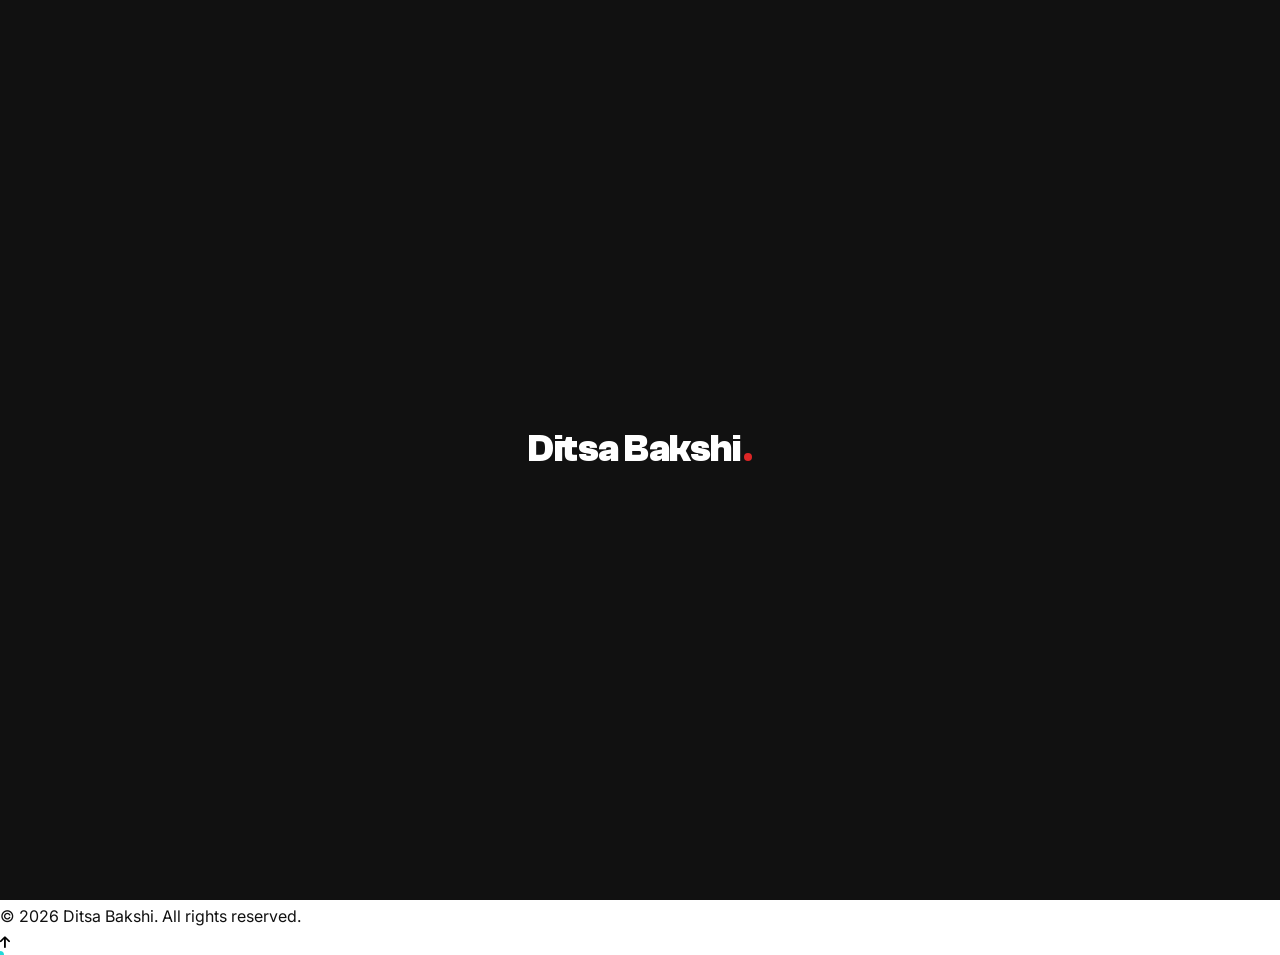
<file: contact.html>
<!DOCTYPE html>
<html lang="en">
<head>
  <meta charset="UTF-8" />
  <meta name="viewport" content="width=device-width, initial-scale=1.0" />
  
  <!-- SEO Meta Tags -->
  <title>Contact & Connect | Ditsa Bakshi</title>
  <meta name="description" content="Get in touch with Ditsa Bakshi for internships, frontend development projects, or collaborations. Send a message or connect on LinkedIn and GitHub." />
  <meta name="keywords" content="Contact Ditsa Bakshi, Hire Frontend Developer, Ditsa Email, LinkedIn, GitHub, Web Developer Contact" />
  <meta name="author" content="Ditsa Bakshi" />

  <!-- Open Graph -->
  <meta property="og:type" content="website" />
  <meta property="og:title" content="Contact & Connect | Ditsa Bakshi" />
  <meta property="og:description" content="Reach out to Ditsa Bakshi for frontend development opportunities, internships, or web collaborations." />
  <meta property="og:image" content="images/ditsa.jpg" />

  <!-- Twitter Card -->
  <meta name="twitter:card" content="summary" />
  <meta name="twitter:title" content="Contact & Connect | Ditsa Bakshi" />
  <meta name="twitter:description" content="Get in touch with Ditsa Bakshi for projects, collaborations, or frontend inquiries." />
  <meta name="twitter:image" content="images/ditsa.jpg" />

  <!-- Favicon -->
  <link rel="icon" href="images/favicon.png" type="image/png" />

  <!-- Stylesheets & Fonts -->
  <link rel="stylesheet" href="style.css" />
  <link rel="preconnect" href="https://fonts.googleapis.com">
  <link rel="preconnect" href="https://fonts.gstatic.com" crossorigin>
  <link href="https://fonts.googleapis.com/css2?family=Inter:wght@400;500;600;700;800&family=Pacifico&display=swap" rel="stylesheet">
  <script defer src="script.js"></script>

  <!-- Font Awesome -->
  <link
    rel="stylesheet"
    href="https://cdnjs.cloudflare.com/ajax/libs/font-awesome/6.5.1/css/all.min.css"
  />
</head>

<body>

  <header class="navbar">
    <a href="index.html" class="logo">Ditsa</a>

    <div class="nav-right">
      <!-- Nav links -->
      <nav id="nav-menu" aria-label="Main Navigation">
        <a href="index.html">Home</a>
        <a href="about.html">About</a>
        <a href="skills.html">Skills</a>
        <a href="projects.html">Projects</a>
        <a href="contact.html" class="active">Contact</a>
      </nav>

      <!-- Theme Switcher -->
      <button class="theme-toggle" id="theme-toggle" aria-label="Toggle theme" title="Toggle theme">
        <i class="fa-solid fa-wand-magic-sparkles"></i>
      </button>

      <!-- Hamburger -->
      <div class="hamburger" id="hamburger" aria-label="Toggle navigation menu" role="button" tabindex="0">
        <span></span>
        <span></span>
        <span></span>
      </div>
    </div>
  </header>

  <!-- CONTACT SECTION -->
  <main class="contact-section">

    <h1 class="contact-title">Let’s Connect</h1>

    <div class="contact-container">

      <!-- LEFT INFO -->
      <div class="contact-info">

        <div class="contact-card">
          <i class="fa-solid fa-envelope"></i>
          <div>
            <h3>Email</h3>
            <p><a href="mailto:bakshiditsa@gmail.com">bakshiditsa@gmail.com</a></p>
          </div>
        </div>

        <div class="contact-card">
          <i class="fa-solid fa-phone"></i>
          <div>
            <h3>Phone</h3>
            <p><a href="tel:8389997938">+91 83899 97938</a></p>
          </div>
        </div>

        <div class="contact-card">
          <i class="fa-brands fa-github"></i>
          <div>
            <h3>GitHub</h3>
            <p>
              <a href="https://github.com/Ditsa18" target="_blank" rel="noopener noreferrer">
                github.com/Ditsa18
              </a>
            </p>
          </div>
        </div>
        
        <div class="contact-card">
          <i class="fa-brands fa-x-twitter"></i>
          <div>
            <h3>X (Twitter)</h3>
            <p>
              <a href="https://x.com/BakshiDitsa" target="_blank" rel="noopener noreferrer">
                @BakshiDitsa
              </a>
            </p>
          </div>
        </div>

        <div class="contact-card">
          <i class="fa-brands fa-linkedin"></i>
          <div>
            <h3>LinkedIn</h3>
            <p>
              <a href="https://www.linkedin.com/in/ditsa-bakshi-578468323/" target="_blank" rel="noopener noreferrer">
                linkedin.com/in/ditsa-bakshi
              </a>
            </p>
          </div>
        </div>

        <a href="DB RESUME.pdf" class="resume-btn" target="_blank" rel="noopener noreferrer">
          <i class="fa-solid fa-file-arrow-down"></i>
          Download Resume
        </a>

      </div>

      <!-- RIGHT FORM -->
      <div class="contact-form">
        <h2>Send a Message</h2>
        <p style="color: var(--text-muted); font-size: 14px; margin-bottom: 20px;">
          Have a question, opportunity, or idea? Drop a note below and I’ll get right back to you!
        </p>

        <form id="contact-form" novalidate>
          <div class="form-group">
            <input
              type="text"
              id="contact-name"
              placeholder="Your Name *"
              required
              aria-label="Your Name"
            />
          </div>

          <div class="form-group">
            <input
              type="email"
              id="contact-email"
              placeholder="Your Email *"
              required
              aria-label="Your Email"
            />
          </div>

          <div class="form-group">
            <textarea
              id="contact-message"
              rows="5"
              placeholder="Your Message *"
              required
              aria-label="Your Message"
            ></textarea>
          </div>

          <button type="submit" class="send-btn" id="submit-btn">
            <i class="fa-solid fa-paper-plane"></i>
            Send Message
          </button>
        </form>

      </div>

    </div>

  </main>

  <!-- UNIFIED FOOTER -->
  <footer class="footer">
    <div class="footer-container">
      <div class="footer-brand">
        <a href="index.html" class="footer-logo">Ditsa</a>
        <p>Designing and building clean, aesthetic web experiences with code and creativity.</p>
      </div>
      <div class="footer-links">
        <a href="index.html">Home</a>
        <a href="about.html">About</a>
        <a href="skills.html">Skills</a>
        <a href="projects.html">Projects</a>
        <a href="contact.html">Contact</a>
      </div>
      <div class="footer-socials">
        <a href="https://github.com/Ditsa18" target="_blank" rel="noopener noreferrer" aria-label="GitHub"><i class="fa-brands fa-github"></i></a>
        <a href="https://www.linkedin.com/in/ditsa-bakshi-578468323/" target="_blank" rel="noopener noreferrer" aria-label="LinkedIn"><i class="fa-brands fa-linkedin"></i></a>
        <a href="https://x.com/BakshiDitsa" target="_blank" rel="noopener noreferrer" aria-label="X Twitter"><i class="fa-brands fa-x-twitter"></i></a>
        <a href="mailto:bakshiditsa@gmail.com" aria-label="Email"><i class="fa-solid fa-envelope"></i></a>
      </div>
    </div>
    <div class="footer-bottom">
      <p>&copy; <span id="current-year"></span> Ditsa Bakshi. All rights reserved.</p>
    </div>
  </footer>

  <!-- Back to top button -->
  <button id="back-to-top" class="back-to-top" aria-label="Back to top" title="Back to top">
    <i class="fa-solid fa-arrow-up"></i>
  </button>

</body>
</html>
</file>
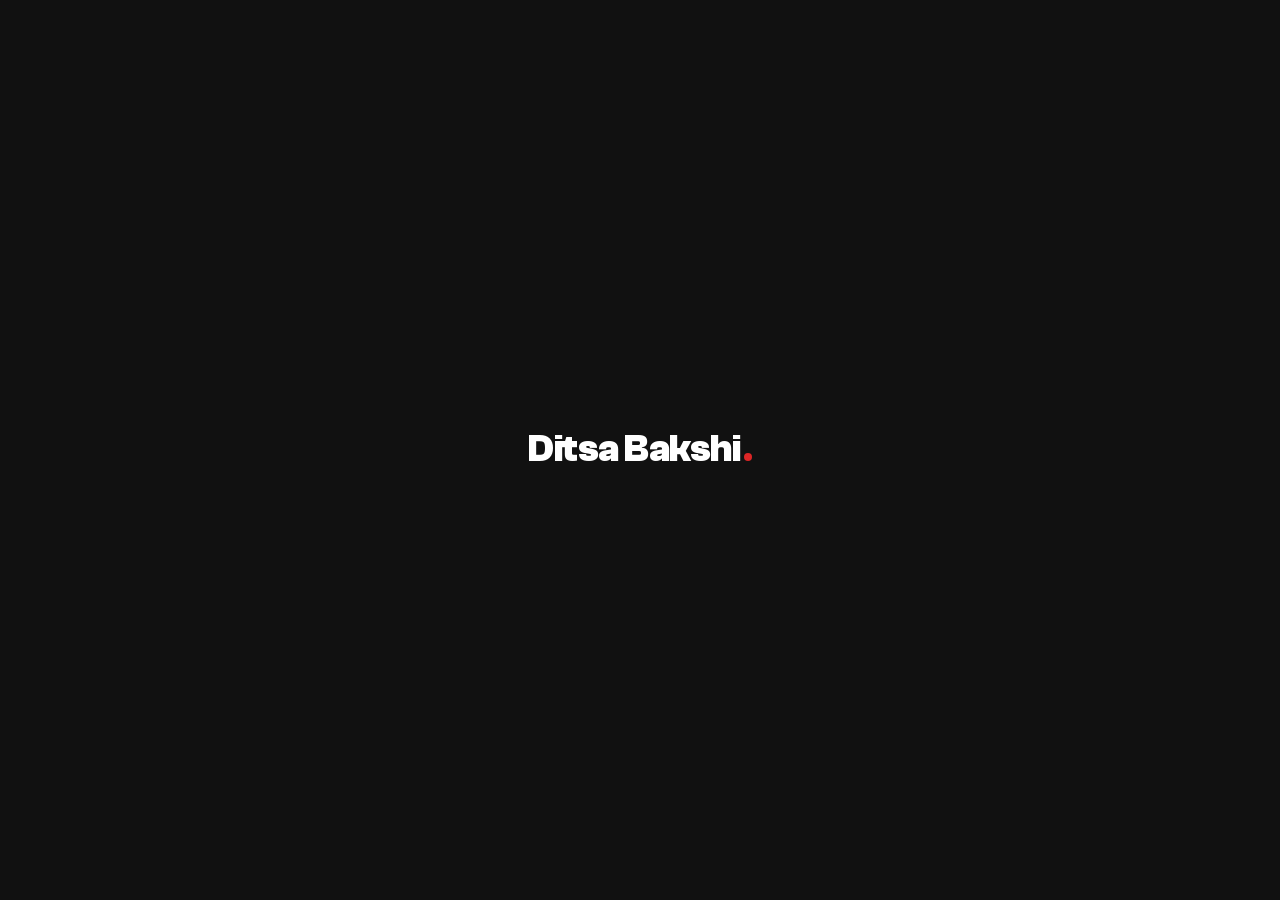
<file: skills.html>
<!DOCTYPE html>
<html lang="en">
<head>
  <meta charset="UTF-8" />
  <meta name="viewport" content="width=device-width, initial-scale=1.0" />
  
  <!-- SEO Meta Tags -->
  <title>Skills & Tech Stack | Ditsa Bakshi</title>
  <meta name="description" content="Technical skills and tools of Ditsa Bakshi — Frontend (HTML5, CSS3, JavaScript, React), Firebase, C, C++, Java, Git, GitHub, and Node.js." />
  <meta name="keywords" content="Ditsa Bakshi Skills, React, JavaScript, HTML5, CSS3, Firebase, Frontend Developer, Git, GitHub, Web Development" />
  <meta name="author" content="Ditsa Bakshi" />

  <!-- Open Graph -->
  <meta property="og:type" content="website" />
  <meta property="og:title" content="Skills & Tech Stack | Ditsa Bakshi" />
  <meta property="og:description" content="Explore Ditsa's technical toolset across frontend, backend, programming languages, and developer tools." />
  <meta property="og:image" content="images/ditsa.jpg" />

  <!-- Twitter Card -->
  <meta name="twitter:card" content="summary" />
  <meta name="twitter:title" content="Skills & Tech Stack | Ditsa Bakshi" />
  <meta name="twitter:description" content="Frontend and web development tech stack of Ditsa Bakshi." />
  <meta name="twitter:image" content="images/ditsa.jpg" />

  <!-- Favicon -->
  <link rel="icon" href="images/favicon.png" type="image/png" />

  <!-- Font Awesome -->
  <link
    rel="stylesheet"
    href="https://cdnjs.cloudflare.com/ajax/libs/font-awesome/6.5.1/css/all.min.css"
  />

  <!-- Google Fonts -->
  <link rel="preconnect" href="https://fonts.googleapis.com">
  <link rel="preconnect" href="https://fonts.gstatic.com" crossorigin>
  <link href="https://fonts.googleapis.com/css2?family=Inter:wght@400;500;600;700;800&family=Pacifico&display=swap" rel="stylesheet">

  <!-- CSS & JS -->
  <link rel="stylesheet" href="style.css" />
  <script defer src="script.js"></script>
</head>

<body>

  <header class="navbar">
    <a href="index.html" class="logo">Ditsa</a>

    <div class="nav-right">
      <!-- Nav links -->
      <nav id="nav-menu" aria-label="Main Navigation">
        <a href="index.html">Home</a>
        <a href="about.html">About</a>
        <a href="skills.html" class="active">Skills</a>
        <a href="projects.html">Projects</a>
        <a href="contact.html">Contact</a>
      </nav>

      <!-- Theme Switcher -->
      <button class="theme-toggle" id="theme-toggle" aria-label="Toggle theme" title="Toggle theme">
        <i class="fa-solid fa-wand-magic-sparkles"></i>
      </button>

      <!-- Hamburger -->
      <div class="hamburger" id="hamburger" aria-label="Toggle navigation menu" role="button" tabindex="0">
        <span></span>
        <span></span>
        <span></span>
      </div>
    </div>
  </header>

  <!-- SKILLS SECTION -->
  <main class="skills-section">

    <h1 class="skills-title">My Skills</h1>

    <!-- FRONTEND -->
    <div class="skills-block">
      <h2><i class="fa-solid fa-code" style="color: var(--accent); margin-right: 10px;"></i> Frontend Development</h2>

      <div class="skills-cards">
        <div class="skill-card">
          <i class="fa-brands fa-html5" style="color: #e34f26;"></i>
          <span>HTML5</span>
        </div>
        <div class="skill-card">
          <i class="fa-brands fa-css3-alt" style="color: #1572b6;"></i>
          <span>CSS3</span>
        </div>
        <div class="skill-card">
          <i class="fa-brands fa-js" style="color: #f7df1e;"></i>
          <span>JavaScript</span>
        </div>
        <div class="skill-card">
          <i class="fa-brands fa-react" style="color: #61dafb;"></i>
          <span>React.js</span>
        </div>
      </div>
    </div>
    
    <!-- BACKEND & CLOUD -->
    <div class="skills-block">
      <h2><i class="fa-solid fa-server" style="color: var(--accent); margin-right: 10px;"></i> Backend & Cloud</h2>

      <div class="skills-cards">
        <div class="skill-card">
          <i class="fa-solid fa-fire" style="color: #ffca28;"></i>
          <span>Firebase</span>
        </div>
        <div class="skill-card">
          <i class="fa-solid fa-database" style="color: #4db33d;"></i>
          <span>Database Basics</span>
        </div>
      </div>
    </div>

    <!-- PROGRAMMING LANGUAGES -->
    <div class="skills-block">
      <h2><i class="fa-solid fa-laptop-code" style="color: var(--accent); margin-right: 10px;"></i> Programming Languages</h2>

      <div class="skill-badges">
        <span><i class="fa-solid fa-terminal" style="color: var(--accent); margin-right: 8px;"></i> C</span>
        <span><i class="fa-solid fa-cubes" style="color: var(--accent); margin-right: 8px;"></i> C++</span>
        <span><i class="fa-brands fa-java" style="color: #e76f00; margin-right: 8px;"></i> Java</span>
      </div>
    </div>

    <!-- TOOLS & PLATFORMS -->
    <div class="skills-block">
      <h2><i class="fa-solid fa-screwdriver-wrench" style="color: var(--accent); margin-right: 10px;"></i> Tools & Platforms</h2>

      <div class="skills-cards">
        <div class="skill-card">
          <i class="fa-brands fa-git-alt" style="color: #f05032;"></i>
          <span>Git</span>
        </div>
        <div class="skill-card">
          <i class="fa-brands fa-github"></i>
          <span>GitHub</span>
        </div>
        <div class="skill-card">
          <i class="fa-solid fa-bolt" style="color: #646cff;"></i>
          <span>Vite</span>
        </div>
      </div>
    </div>

    <!-- CURRENTLY LEARNING -->
    <div class="skills-block">
      <h2><i class="fa-solid fa-graduation-cap" style="color: var(--accent); margin-right: 10px;"></i> Currently Exploring</h2>

      <div class="learning-badges">
        <span><i class="fa-brands fa-node-js" style="color: #68a063;"></i> Node.js</span>
        <span><i class="fa-brands fa-python" style="color: #3776ab;"></i> Python</span>
        <span><i class="fa-solid fa-mobile-screen" style="color: var(--accent);"></i> Responsive UI Patterns</span>
      </div>
    </div>

  </main>

  <!-- UNIFIED FOOTER -->
  <footer class="footer">
    <div class="footer-container">
      <div class="footer-brand">
        <a href="index.html" class="footer-logo">Ditsa</a>
        <p>Designing and building clean, aesthetic web experiences with code and creativity.</p>
      </div>
      <div class="footer-links">
        <a href="index.html">Home</a>
        <a href="about.html">About</a>
        <a href="skills.html">Skills</a>
        <a href="projects.html">Projects</a>
        <a href="contact.html">Contact</a>
      </div>
      <div class="footer-socials">
        <a href="https://github.com/Ditsa18" target="_blank" rel="noopener noreferrer" aria-label="GitHub"><i class="fa-brands fa-github"></i></a>
        <a href="https://www.linkedin.com/in/ditsa-bakshi-578468323/" target="_blank" rel="noopener noreferrer" aria-label="LinkedIn"><i class="fa-brands fa-linkedin"></i></a>
        <a href="https://x.com/BakshiDitsa" target="_blank" rel="noopener noreferrer" aria-label="X Twitter"><i class="fa-brands fa-x-twitter"></i></a>
        <a href="mailto:bakshiditsa@gmail.com" aria-label="Email"><i class="fa-solid fa-envelope"></i></a>
      </div>
    </div>
    <div class="footer-bottom">
      <p>&copy; <span id="current-year"></span> Ditsa Bakshi. All rights reserved.</p>
    </div>
  </footer>

  <!-- Back to top button -->
  <button id="back-to-top" class="back-to-top" aria-label="Back to top" title="Back to top">
    <i class="fa-solid fa-arrow-up"></i>
  </button>

</body>
</html>
</file>
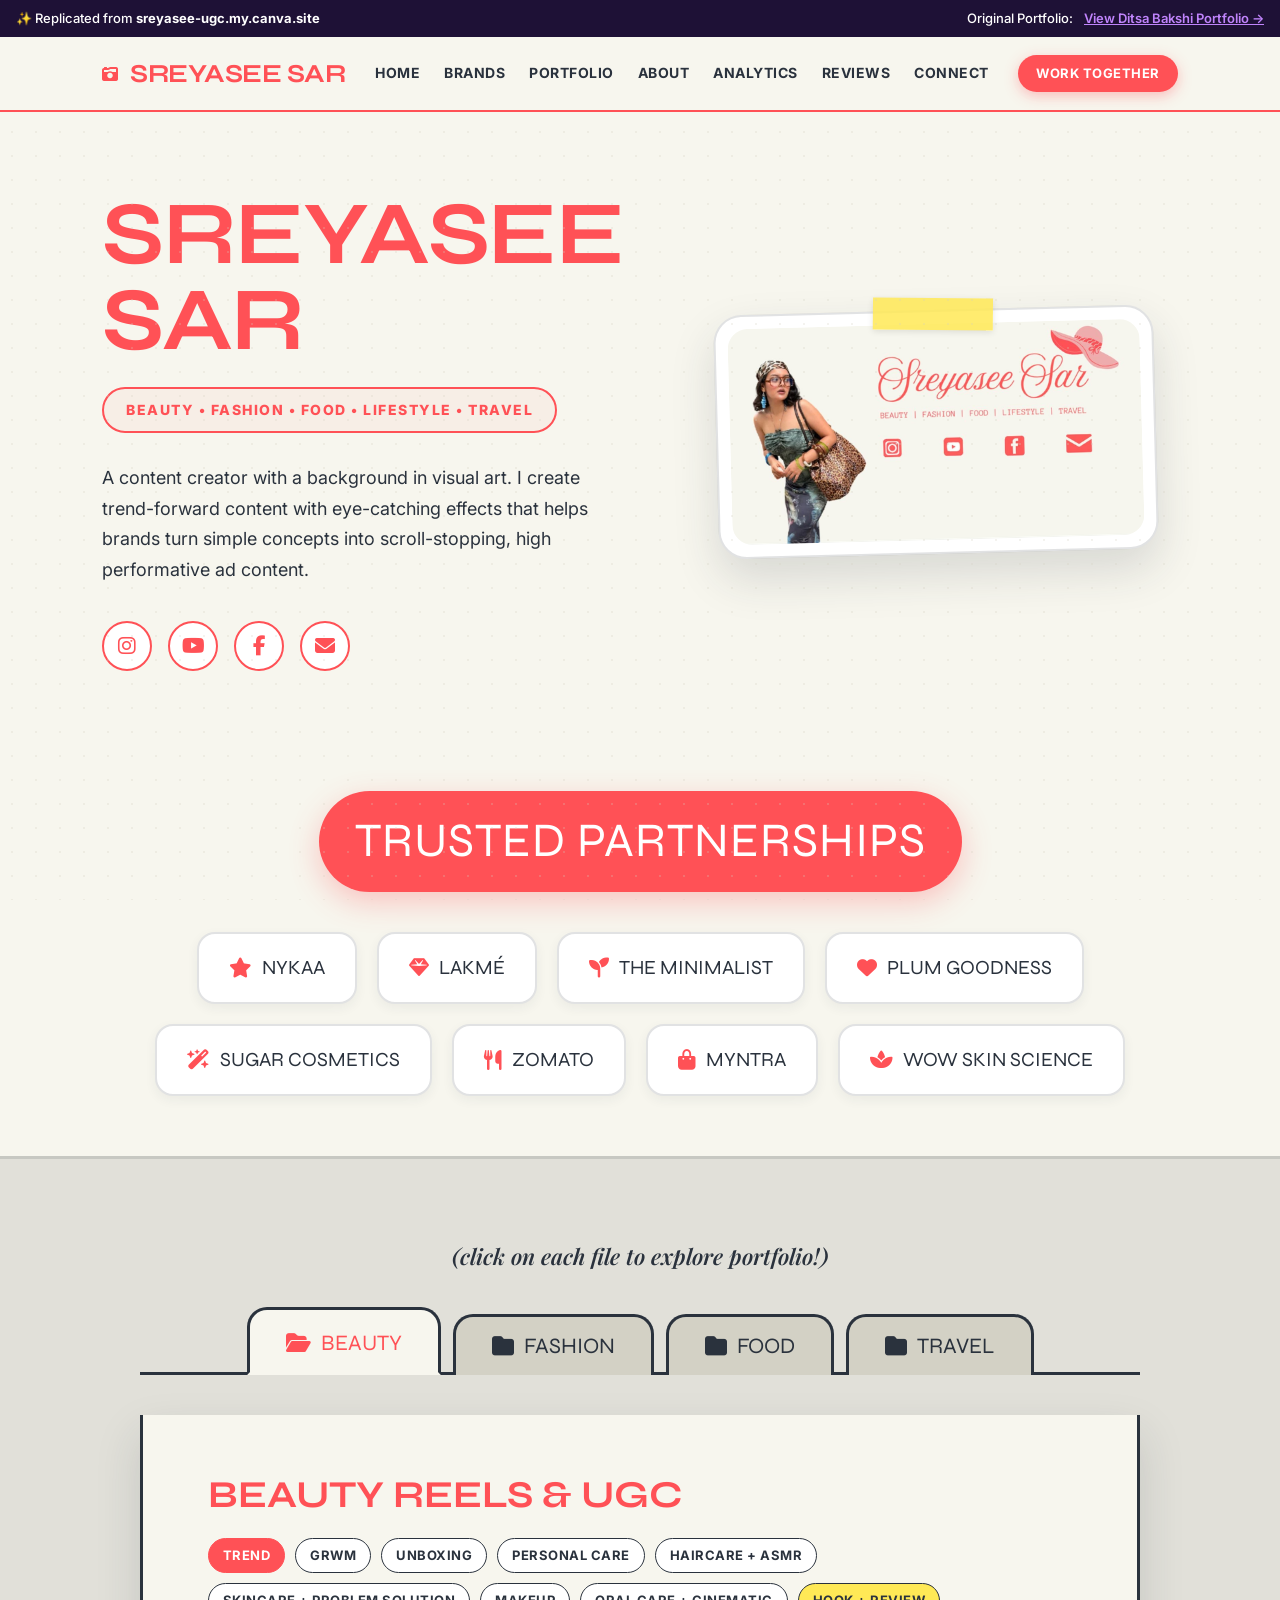
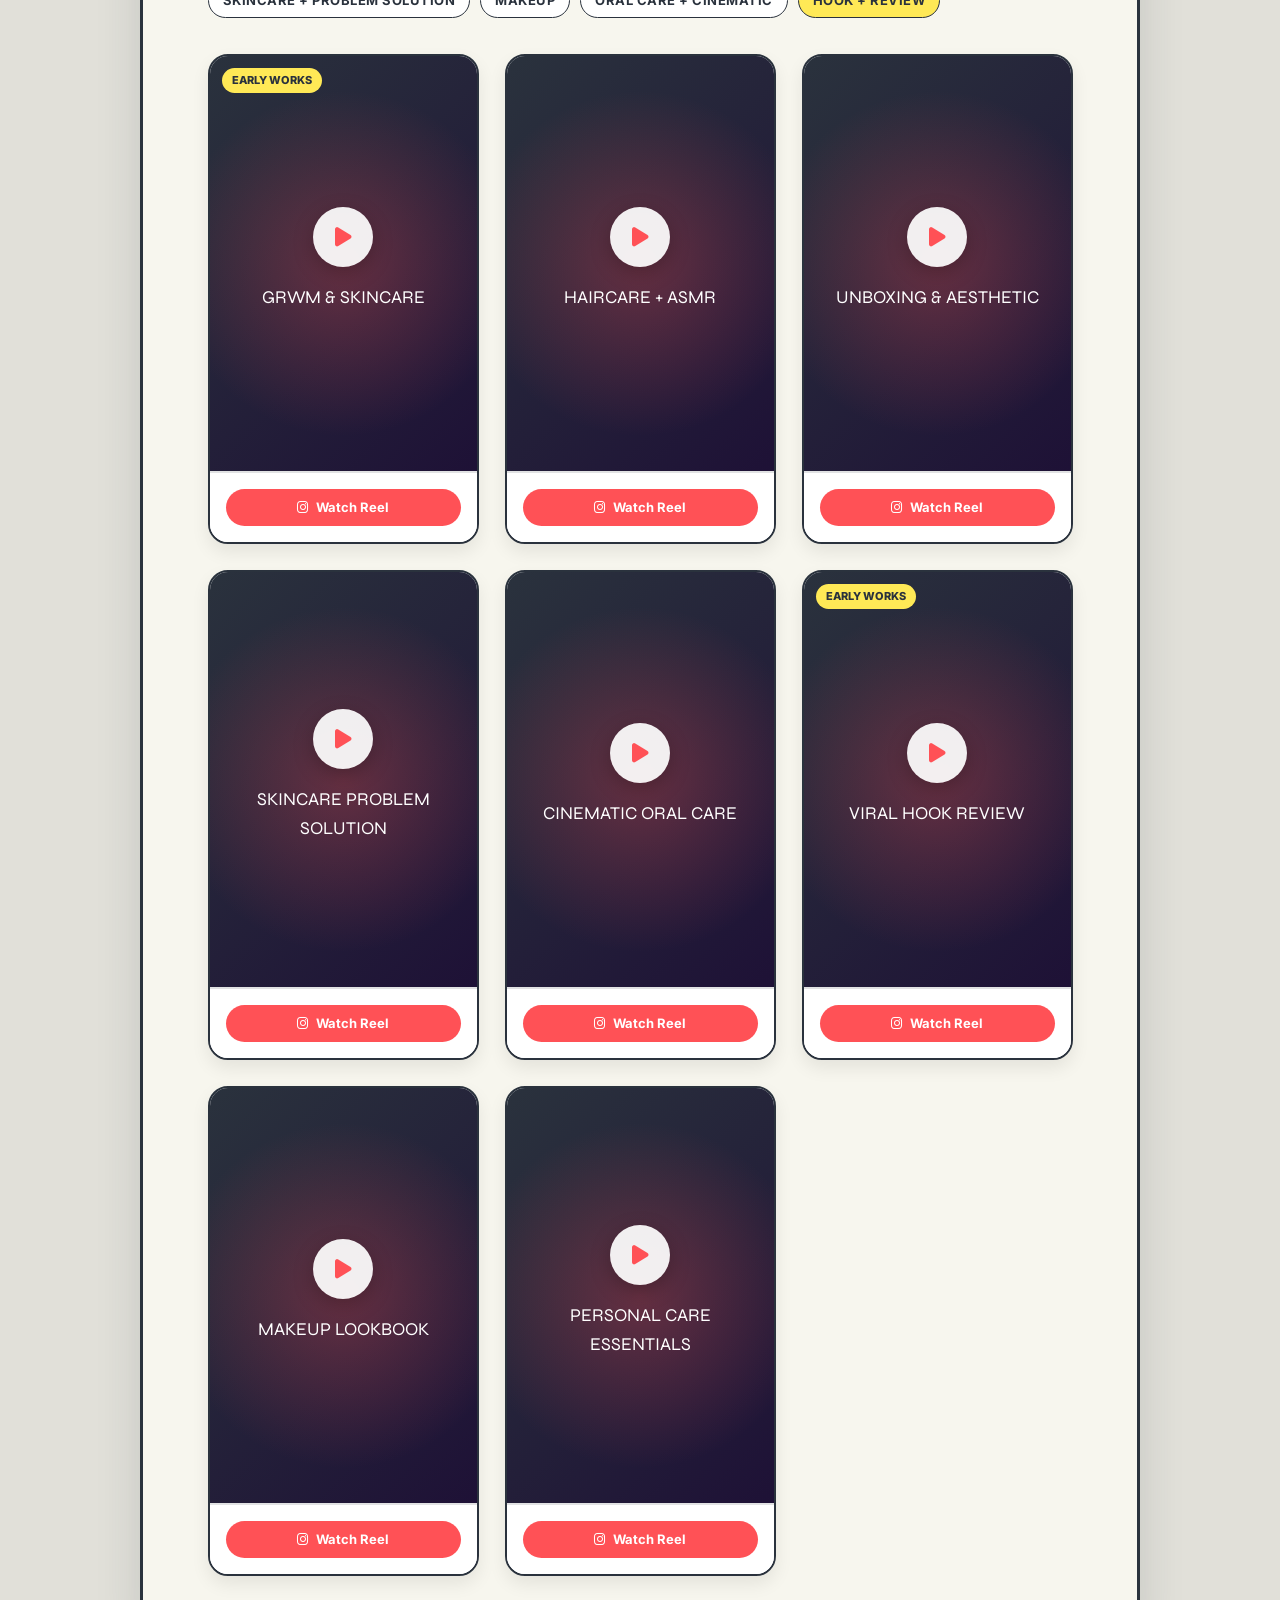
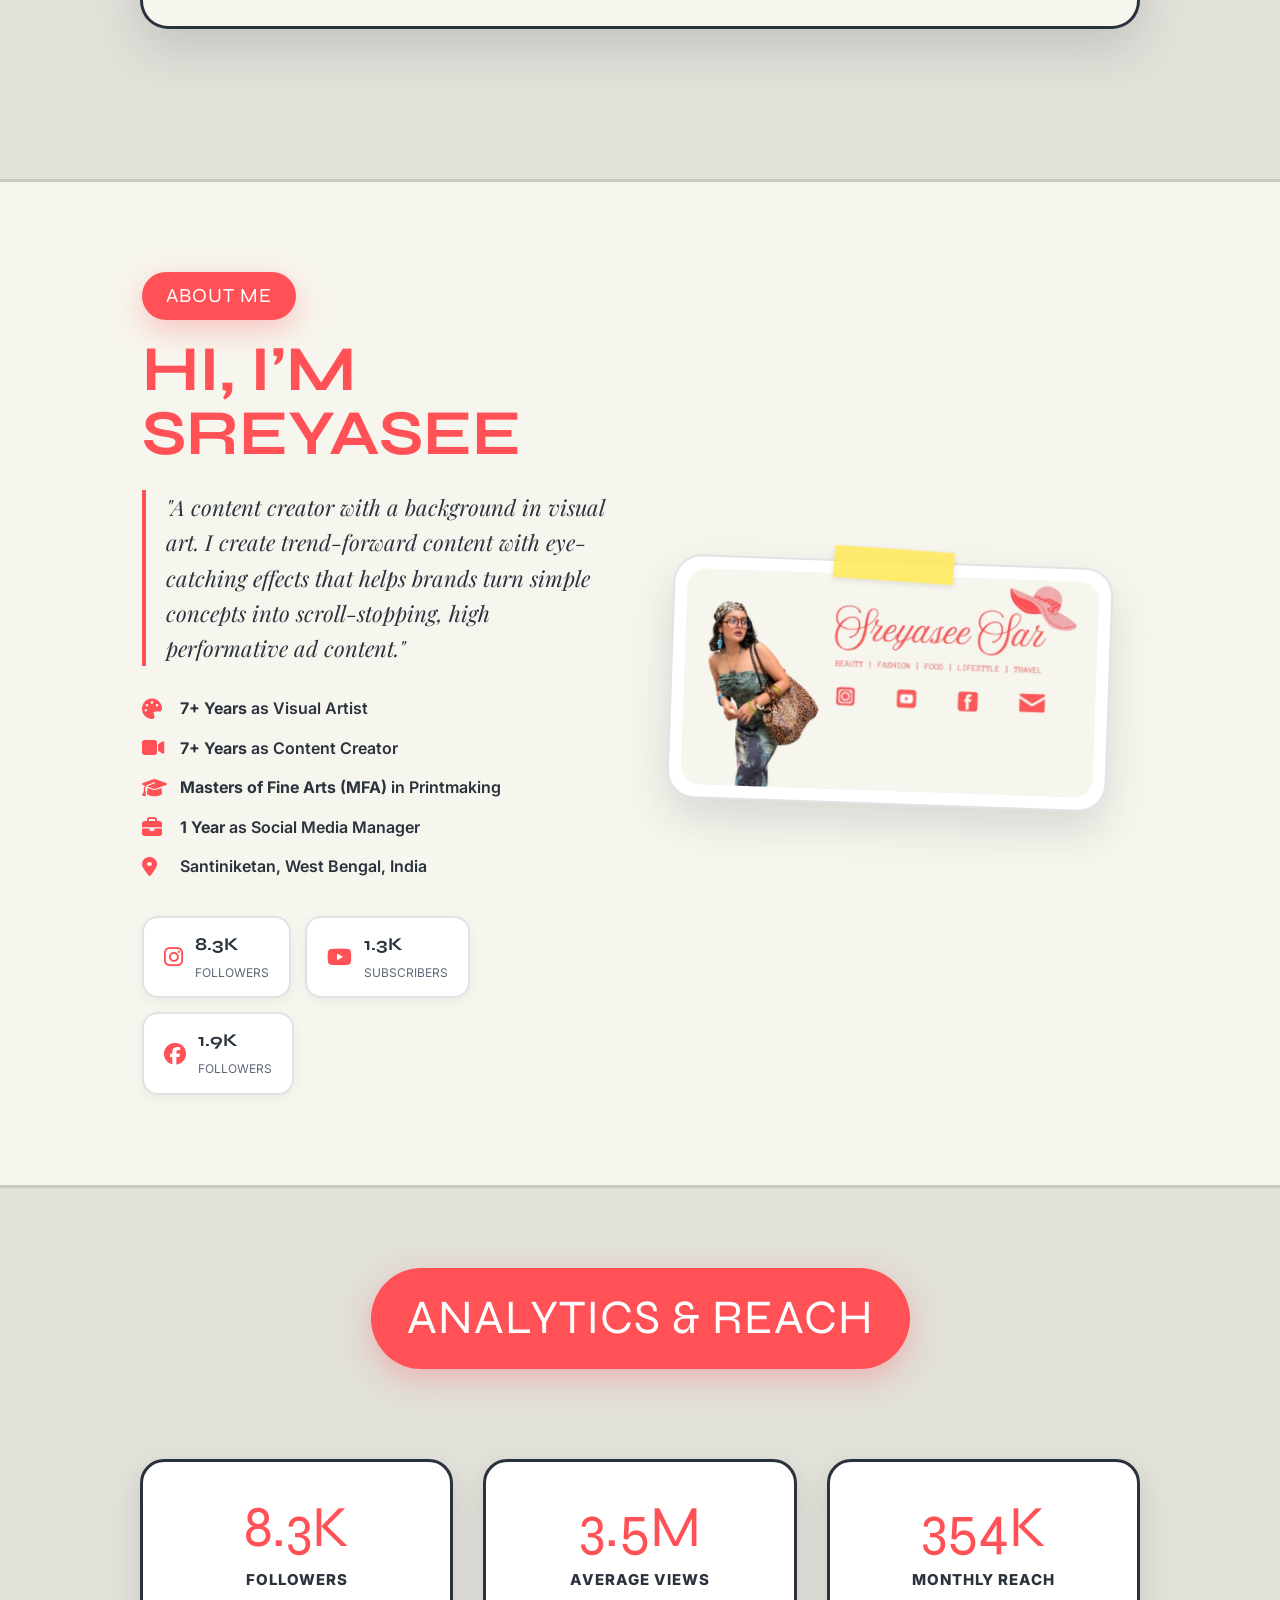
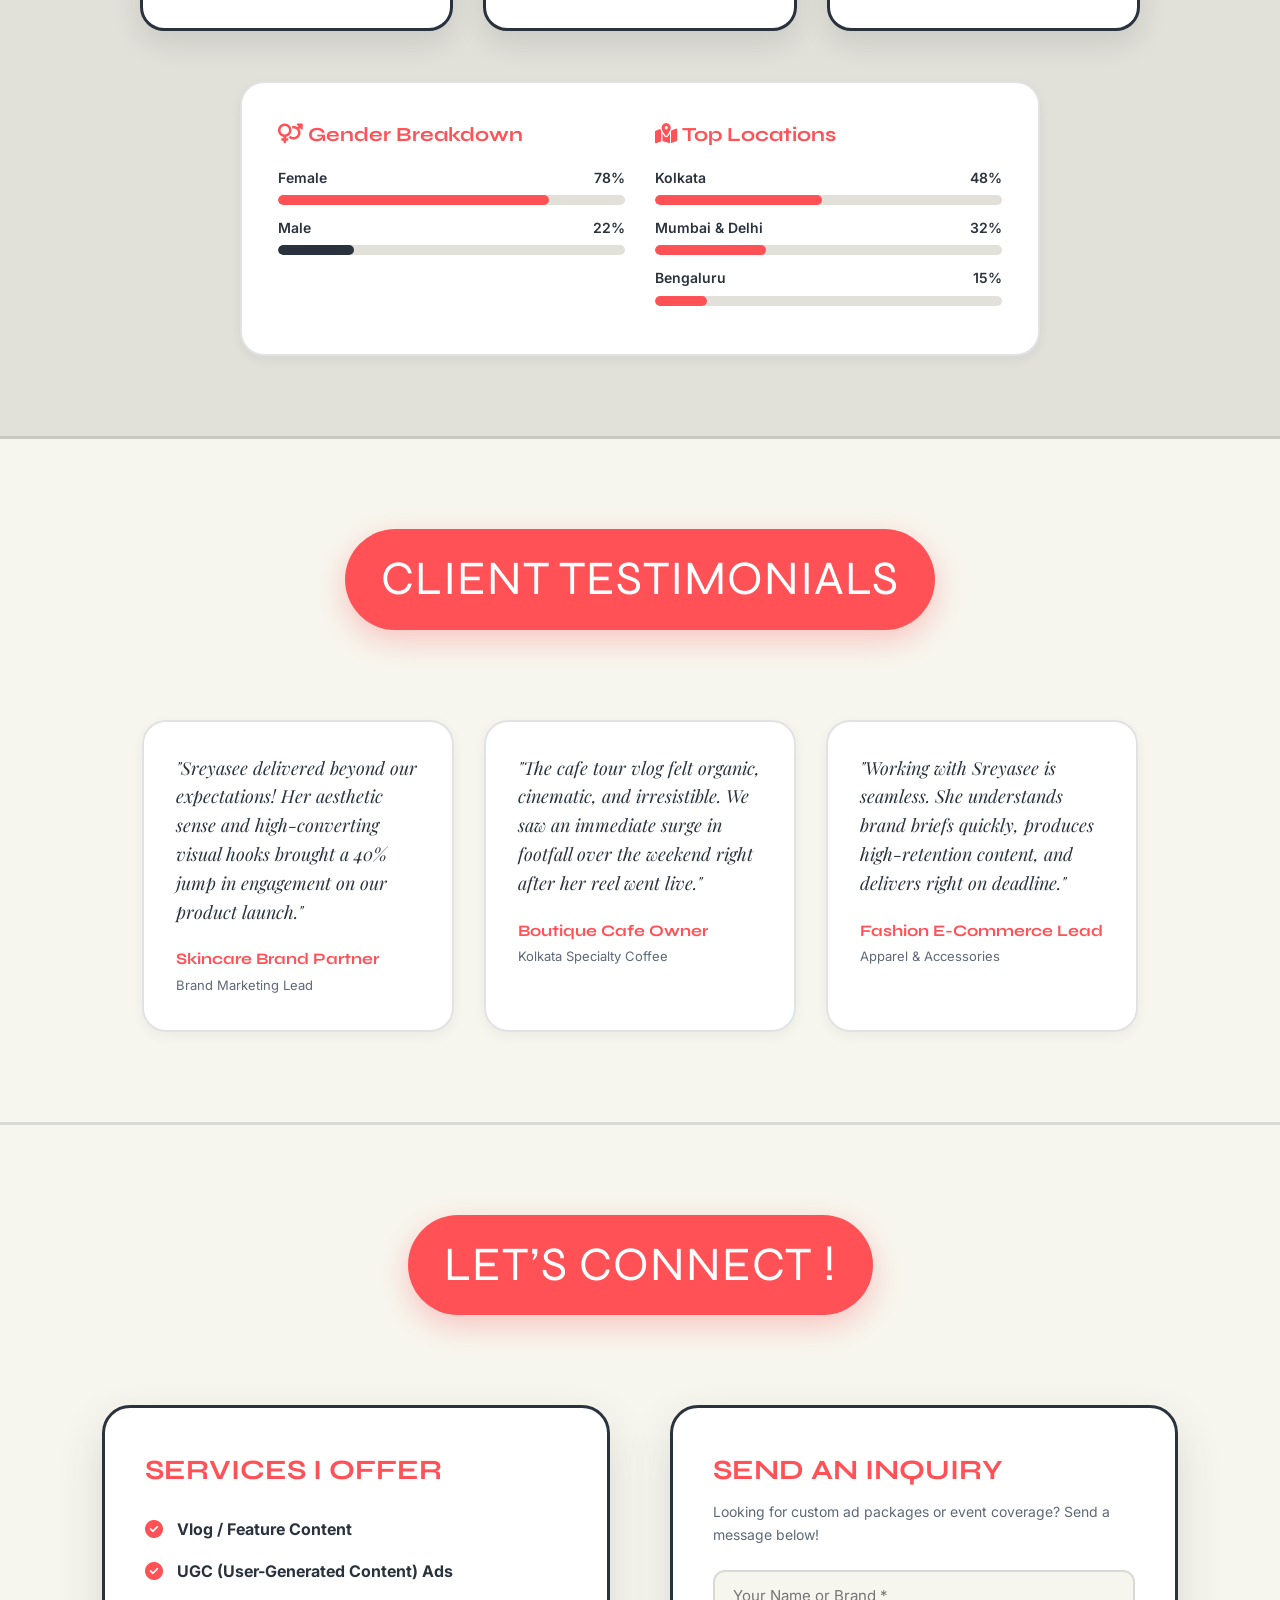
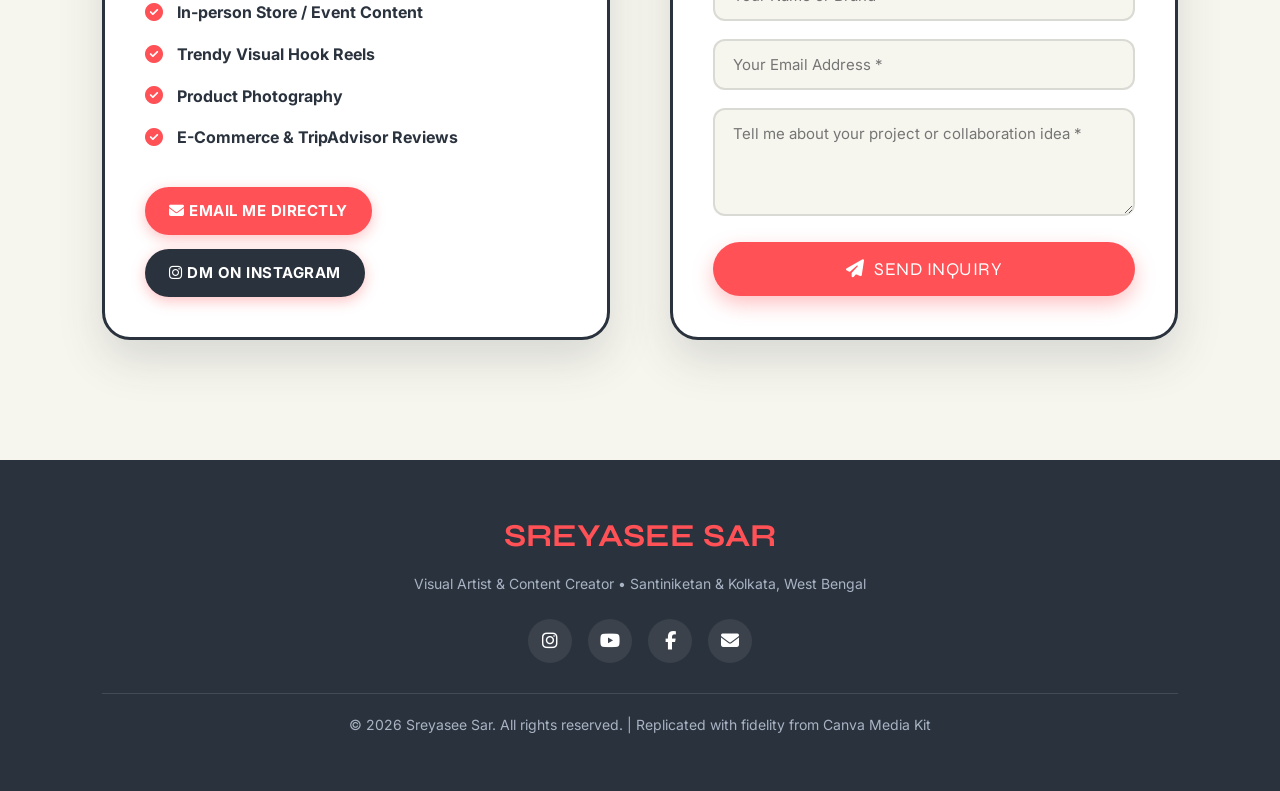
<file: sreyasee.html>
<!DOCTYPE html>
<html lang="en">
<head>
  <meta charset="UTF-8" />
  <meta name="viewport" content="width=device-width, initial-scale=1.0" />
  
  <!-- SEO & Social Metadata -->
  <title>Sreyasee Sar | UGC Creator & Media Kit</title>
  <meta name="description" content="Sreyasee Sar UGC and beauty, fashion, restaurant cafe food, wellness, travel, daily lifestyle vlogs, reviews and GRWM content creator media kit." />
  <meta name="keywords" content="Sreyasee Sar, UGC Creator, Media Kit, Beauty UGC, Fashion UGC, Food Content Creator, Travel Vlogs, Kolkata, Santiniketan" />
  <meta name="author" content="Sreyasee Sar" />

  <!-- Open Graph -->
  <meta property="og:title" content="Sreyasee UGC Media Kit" />
  <meta property="og:description" content="Ugc and beauty, fashion, restaurant cafe food, wellness, travel, daily lifestyle vlogs, reviews and grwm content creator, hotel reviews" />
  <meta property="og:image" content="images/sreyasee-cover.jpg" />
  <meta property="og:type" content="website" />

  <!-- Favicon -->
  <link rel="icon" href="images/sreyasee-icon.png" type="image/png" />

  <!-- Font Awesome -->
  <link
    rel="stylesheet"
    href="https://cdnjs.cloudflare.com/ajax/libs/font-awesome/6.5.1/css/all.min.css"
  />

  <!-- Stylesheet & Script -->
  <link rel="stylesheet" href="sreyasee.css" />
  <script defer src="sreyasee.js"></script>
</head>

<body>

  <!-- TOP BANNER (QUICK SWITCHER) -->
  <aside class="site-switcher-banner">
    <div>
      <span>✨ Replicated from <strong>sreyasee-ugc.my.canva.site</strong></span>
    </div>
    <div>
      <span>Original Portfolio:</span>
      <a href="ditsa-portfolio.html">View Ditsa Bakshi Portfolio &rarr;</a>
    </div>
  </aside>

  <!-- EDITORIAL HEADER / NAVBAR -->
  <header class="sreyasee-header">
    <a href="#home" class="header-brand">
      <i class="fa-solid fa-camera-retro"></i>
      <h1>Sreyasee Sar</h1>
    </a>

    <nav class="nav-links" id="nav-links" aria-label="Main Navigation">
      <a href="#home" class="active">Home</a>
      <a href="#partners">Brands</a>
      <a href="#portfolio">Portfolio</a>
      <a href="#about">About</a>
      <a href="#analytics">Analytics</a>
      <a href="#testimonials">Reviews</a>
      <a href="#connect">Connect</a>
    </nav>

    <div class="header-actions">
      <a href="#connect" class="cta-header-btn">Work Together</a>
      <button class="menu-toggle" id="menu-toggle" aria-label="Toggle navigation menu">
        <i class="fa-solid fa-bars"></i>
      </button>
    </div>
  </header>

  <!-- 1. HERO SECTION -->
  <main id="home" class="hero-section">
    <div class="hero-left">
      <h1 class="hero-name">Sreyasee<br>Sar</h1>
      <div class="hero-badge-pill">
        BEAUTY • FASHION • FOOD • LIFESTYLE • TRAVEL
      </div>
      <p class="hero-intro">
        A content creator with a background in visual art. I create trend-forward content with eye-catching effects that helps brands turn simple concepts into scroll-stopping, high performative ad content.
      </p>

      <div class="hero-socials">
        <a href="https://www.instagram.com/artistic_flaws_" target="_blank" rel="noopener noreferrer" class="social-circle-btn" aria-label="Instagram">
          <i class="fa-brands fa-instagram"></i>
        </a>
        <a href="https://youtube.com/@sreyspills" target="_blank" rel="noopener noreferrer" class="social-circle-btn" aria-label="YouTube">
          <i class="fa-brands fa-youtube"></i>
        </a>
        <a href="https://www.facebook.com/share/16dsBRpRkt/" target="_blank" rel="noopener noreferrer" class="social-circle-btn" aria-label="Facebook">
          <i class="fa-brands fa-facebook-f"></i>
        </a>
        <a href="mailto:sreyasee31@gmail.com" class="social-circle-btn" aria-label="Email">
          <i class="fa-solid fa-envelope"></i>
        </a>
      </div>
    </div>

    <div class="hero-right">
      <div class="hero-photo-card">
        <div class="photo-tape"></div>
        <img src="images/sreyasee-cover.jpg" alt="Sreyasee Sar UGC Creator Portrait" />
      </div>
    </div>
  </main>

  <!-- 2. TRUSTED PARTNERSHIPS -->
  <section id="partners" class="partnerships-section">
    <div class="section-tag-heading">
      TRUSTED PARTNERSHIPS
    </div>
    <div class="partners-grid">
      <div class="partner-card"><i class="fa-solid fa-star" style="color: #ff5156;"></i> NYKAA</div>
      <div class="partner-card"><i class="fa-solid fa-gem" style="color: #ff5156;"></i> LAKMÉ</div>
      <div class="partner-card"><i class="fa-solid fa-seedling" style="color: #ff5156;"></i> THE MINIMALIST</div>
      <div class="partner-card"><i class="fa-solid fa-heart" style="color: #ff5156;"></i> PLUM GOODNESS</div>
      <div class="partner-card"><i class="fa-solid fa-wand-magic-sparkles" style="color: #ff5156;"></i> SUGAR COSMETICS</div>
      <div class="partner-card"><i class="fa-solid fa-utensils" style="color: #ff5156;"></i> ZOMATO</div>
      <div class="partner-card"><i class="fa-solid fa-bag-shopping" style="color: #ff5156;"></i> MYNTRA</div>
      <div class="partner-card"><i class="fa-solid fa-spa" style="color: #ff5156;"></i> WOW SKIN SCIENCE</div>
    </div>
  </section>

  <!-- 3. INTERACTIVE PORTFOLIO FOLDERS -->
  <section id="portfolio" class="portfolio-folders-section">
    <div class="folder-section-header">
      <div class="folder-instruction-pill">
        (click on each file to explore portfolio!)
      </div>

      <!-- FOLDER TABS -->
      <div class="folder-tabs-container" role="tablist">
        <button class="folder-tab-btn active" data-category="beauty" role="tab" aria-selected="true">
          <i class="fa-solid fa-folder-open"></i> Beauty
        </button>
        <button class="folder-tab-btn" data-category="fashion" role="tab" aria-selected="false">
          <i class="fa-solid fa-folder"></i> Fashion
        </button>
        <button class="folder-tab-btn" data-category="food" role="tab" aria-selected="false">
          <i class="fa-solid fa-folder"></i> Food
        </button>
        <button class="folder-tab-btn" data-category="travel" role="tab" aria-selected="false">
          <i class="fa-solid fa-folder"></i> Travel
        </button>
      </div>
    </div>

    <!-- FOLDER ACTIVE SHEET CONTAINER -->
    <div class="folder-active-sheet">

      <!-- PANE 1: BEAUTY -->
      <div id="folder-beauty" class="folder-pane active">
        <h2 class="folder-sheet-title">BEAUTY REELS & UGC</h2>
        <div class="folder-tags-list">
          <span class="stamp-tag badge-coral">Trend</span>
          <span class="stamp-tag">GRWM</span>
          <span class="stamp-tag">Unboxing</span>
          <span class="stamp-tag">Personal Care</span>
          <span class="stamp-tag">Haircare + ASMR</span>
          <span class="stamp-tag">Skincare + Problem Solution</span>
          <span class="stamp-tag">Makeup</span>
          <span class="stamp-tag">Oral Care + Cinematic</span>
          <span class="stamp-tag badge-yellow">Hook + Review</span>
        </div>

        <div class="reels-grid">
          <!-- Reel 1 -->
          <div class="reel-card">
            <div class="reel-mockup">
              <span class="reel-badge-early">Early Works</span>
              <div class="reel-play-icon"><i class="fa-solid fa-play"></i></div>
              <div class="reel-topic-label">GRWM & Skincare</div>
            </div>
            <div class="reel-card-footer">
              <a href="https://www.instagram.com/reel/DUiMes2EtPH/" target="_blank" rel="noopener noreferrer" class="watch-reel-btn">
                <i class="fa-brands fa-instagram"></i> Watch Reel
              </a>
            </div>
          </div>

          <!-- Reel 2 -->
          <div class="reel-card">
            <div class="reel-mockup">
              <div class="reel-play-icon"><i class="fa-solid fa-play"></i></div>
              <div class="reel-topic-label">Haircare + ASMR</div>
            </div>
            <div class="reel-card-footer">
              <a href="https://www.instagram.com/reel/DbBWGvNyjSb/" target="_blank" rel="noopener noreferrer" class="watch-reel-btn">
                <i class="fa-brands fa-instagram"></i> Watch Reel
              </a>
            </div>
          </div>

          <!-- Reel 3 -->
          <div class="reel-card">
            <div class="reel-mockup">
              <div class="reel-play-icon"><i class="fa-solid fa-play"></i></div>
              <div class="reel-topic-label">Unboxing & Aesthetic</div>
            </div>
            <div class="reel-card-footer">
              <a href="https://www.instagram.com/reel/DbkHMrUydPS/" target="_blank" rel="noopener noreferrer" class="watch-reel-btn">
                <i class="fa-brands fa-instagram"></i> Watch Reel
              </a>
            </div>
          </div>

          <!-- Reel 4 -->
          <div class="reel-card">
            <div class="reel-mockup">
              <div class="reel-play-icon"><i class="fa-solid fa-play"></i></div>
              <div class="reel-topic-label">Skincare Problem Solution</div>
            </div>
            <div class="reel-card-footer">
              <a href="https://www.instagram.com/reel/DSj_LIUEidm/" target="_blank" rel="noopener noreferrer" class="watch-reel-btn">
                <i class="fa-brands fa-instagram"></i> Watch Reel
              </a>
            </div>
          </div>

          <!-- Reel 5 -->
          <div class="reel-card">
            <div class="reel-mockup">
              <div class="reel-play-icon"><i class="fa-solid fa-play"></i></div>
              <div class="reel-topic-label">Cinematic Oral Care</div>
            </div>
            <div class="reel-card-footer">
              <a href="https://www.instagram.com/reel/DXV4ZNrkve9/" target="_blank" rel="noopener noreferrer" class="watch-reel-btn">
                <i class="fa-brands fa-instagram"></i> Watch Reel
              </a>
            </div>
          </div>

          <!-- Reel 6 -->
          <div class="reel-card">
            <div class="reel-mockup">
              <span class="reel-badge-early">Early Works</span>
              <div class="reel-play-icon"><i class="fa-solid fa-play"></i></div>
              <div class="reel-topic-label">Viral Hook Review</div>
            </div>
            <div class="reel-card-footer">
              <a href="https://www.instagram.com/reel/DZ-R_G7SM86/" target="_blank" rel="noopener noreferrer" class="watch-reel-btn">
                <i class="fa-brands fa-instagram"></i> Watch Reel
              </a>
            </div>
          </div>

          <!-- Reel 7 -->
          <div class="reel-card">
            <div class="reel-mockup">
              <div class="reel-play-icon"><i class="fa-solid fa-play"></i></div>
              <div class="reel-topic-label">Makeup Lookbook</div>
            </div>
            <div class="reel-card-footer">
              <a href="https://www.instagram.com/reel/DaUoPYxyHYf/" target="_blank" rel="noopener noreferrer" class="watch-reel-btn">
                <i class="fa-brands fa-instagram"></i> Watch Reel
              </a>
            </div>
          </div>

          <!-- Reel 8 -->
          <div class="reel-card">
            <div class="reel-mockup">
              <div class="reel-play-icon"><i class="fa-solid fa-play"></i></div>
              <div class="reel-topic-label">Personal Care Essentials</div>
            </div>
            <div class="reel-card-footer">
              <a href="https://www.instagram.com/reel/DSZ3v7GEvOg/" target="_blank" rel="noopener noreferrer" class="watch-reel-btn">
                <i class="fa-brands fa-instagram"></i> Watch Reel
              </a>
            </div>
          </div>
        </div>
      </div>

      <!-- PANE 2: FASHION -->
      <div id="folder-fashion" class="folder-pane">
        <h2 class="folder-sheet-title">FASHION & STYLE LOOKS</h2>
        <div class="folder-tags-list">
          <span class="stamp-tag badge-coral">Clothing</span>
          <span class="stamp-tag">Accessory</span>
          <span class="stamp-tag">UGC</span>
          <span class="stamp-tag badge-yellow">Visual Hook</span>
          <span class="stamp-tag">Occasion</span>
        </div>

        <div class="reels-grid">
          <!-- Reel 1 -->
          <div class="reel-card">
            <div class="reel-mockup">
              <div class="reel-play-icon"><i class="fa-solid fa-play"></i></div>
              <div class="reel-topic-label">Occasion Outfits & Styling</div>
            </div>
            <div class="reel-card-footer">
              <a href="https://www.instagram.com/reel/DTsitEeEjNW/" target="_blank" rel="noopener noreferrer" class="watch-reel-btn">
                <i class="fa-brands fa-instagram"></i> Watch Reel
              </a>
            </div>
          </div>

          <!-- Reel 2 -->
          <div class="reel-card">
            <div class="reel-mockup">
              <div class="reel-play-icon"><i class="fa-solid fa-play"></i></div>
              <div class="reel-topic-label">Trend Transition & UGC</div>
            </div>
            <div class="reel-card-footer">
              <a href="https://www.instagram.com/reel/DZXlLFyyhFw/" target="_blank" rel="noopener noreferrer" class="watch-reel-btn">
                <i class="fa-brands fa-instagram"></i> Watch Reel
              </a>
            </div>
          </div>

          <!-- Reel 3 -->
          <div class="reel-card">
            <div class="reel-mockup">
              <div class="reel-play-icon"><i class="fa-solid fa-play"></i></div>
              <div class="reel-topic-label">Jewelry & Accessories</div>
            </div>
            <div class="reel-card-footer">
              <a href="https://www.instagram.com/reel/DaSG8KwywVp/" target="_blank" rel="noopener noreferrer" class="watch-reel-btn">
                <i class="fa-brands fa-instagram"></i> Watch Reel
              </a>
            </div>
          </div>
        </div>
      </div>

      <!-- PANE 3: FOOD -->
      <div id="folder-food" class="folder-pane">
        <h2 class="folder-sheet-title">FOOD, CAFES & RESTAURANTS</h2>
        <div class="folder-tags-list">
          <span class="stamp-tag badge-coral">Restaurant Vlog</span>
          <span class="stamp-tag">Café Aesthetic</span>
          <span class="stamp-tag">Restaurant MEME</span>
          <span class="stamp-tag">Café MEME</span>
          <span class="stamp-tag">Meals & Snacks</span>
          <span class="stamp-tag">Beverage</span>
          <span class="stamp-tag">Dessert</span>
          <span class="stamp-tag">Bakery</span>
          <span class="stamp-tag badge-yellow">B-Roll Cinematics</span>
        </div>

        <div class="reels-grid">
          <!-- Food Reel 1 -->
          <div class="reel-card">
            <div class="reel-mockup">
              <span class="reel-badge-early">Early Works</span>
              <div class="reel-play-icon"><i class="fa-solid fa-play"></i></div>
              <div class="reel-topic-label">Café Aesthetic Tour</div>
            </div>
            <div class="reel-card-footer">
              <a href="https://www.instagram.com/reel/DZKJ1qkyCWr/" target="_blank" rel="noopener noreferrer" class="watch-reel-btn">
                <i class="fa-brands fa-instagram"></i> Watch Reel
              </a>
            </div>
          </div>

          <!-- Food Reel 2 -->
          <div class="reel-card">
            <div class="reel-mockup">
              <div class="reel-play-icon"><i class="fa-solid fa-play"></i></div>
              <div class="reel-topic-label">Restaurant Tasting Vlog</div>
            </div>
            <div class="reel-card-footer">
              <a href="https://www.instagram.com/reel/DXmOPgTkofT/" target="_blank" rel="noopener noreferrer" class="watch-reel-btn">
                <i class="fa-brands fa-instagram"></i> Watch Reel
              </a>
            </div>
          </div>

          <!-- Food Reel 3 -->
          <div class="reel-card">
            <div class="reel-mockup">
              <div class="reel-play-icon"><i class="fa-solid fa-play"></i></div>
              <div class="reel-topic-label">Artisanal Bakery & B-Roll</div>
            </div>
            <div class="reel-card-footer">
              <a href="https://www.instagram.com/reel/DdBdimsyHNb/" target="_blank" rel="noopener noreferrer" class="watch-reel-btn">
                <i class="fa-brands fa-instagram"></i> Watch Reel
              </a>
            </div>
          </div>

          <!-- Food Reel 4 -->
          <div class="reel-card">
            <div class="reel-mockup">
              <div class="reel-play-icon"><i class="fa-solid fa-play"></i></div>
              <div class="reel-topic-label">Beverage & Coffee Culture</div>
            </div>
            <div class="reel-card-footer">
              <a href="https://www.instagram.com/reel/DYxJwbbSHMD/" target="_blank" rel="noopener noreferrer" class="watch-reel-btn">
                <i class="fa-brands fa-instagram"></i> Watch Reel
              </a>
            </div>
          </div>

          <!-- Food Reel 5 -->
          <div class="reel-card">
            <div class="reel-mockup">
              <div class="reel-play-icon"><i class="fa-solid fa-play"></i></div>
              <div class="reel-topic-label">Relatable Food Meme Hook</div>
            </div>
            <div class="reel-card-footer">
              <a href="https://www.instagram.com/reel/DbutmLAyD8o/" target="_blank" rel="noopener noreferrer" class="watch-reel-btn">
                <i class="fa-brands fa-instagram"></i> Watch Reel
              </a>
            </div>
          </div>

          <!-- Food Reel 6 -->
          <div class="reel-card">
            <div class="reel-mockup">
              <div class="reel-play-icon"><i class="fa-solid fa-play"></i></div>
              <div class="reel-topic-label">Dessert Plating & Review</div>
            </div>
            <div class="reel-card-footer">
              <a href="https://www.instagram.com/reel/Dctew8fSoty/" target="_blank" rel="noopener noreferrer" class="watch-reel-btn">
                <i class="fa-brands fa-instagram"></i> Watch Reel
              </a>
            </div>
          </div>
        </div>
      </div>

      <!-- PANE 4: TRAVEL -->
      <div id="folder-travel" class="folder-pane">
        <h2 class="folder-sheet-title">TRAVEL, STAYS & VLOGS</h2>
        <div class="folder-tags-list">
          <span class="stamp-tag badge-coral">Travel Vlogs</span>
          <span class="stamp-tag">Boating</span>
          <span class="stamp-tag">Parasailing</span>
          <span class="stamp-tag">Ferry Ride</span>
          <span class="stamp-tag badge-yellow">Toy Train</span>
        </div>

        <div class="reels-grid">
          <!-- Travel Reel 1 -->
          <div class="reel-card">
            <div class="reel-mockup">
              <div class="reel-play-icon"><i class="fa-solid fa-play"></i></div>
              <div class="reel-topic-label">Boating & Coastal Vlogs</div>
            </div>
            <div class="reel-card-footer">
              <a href="https://www.instagram.com/reel/DOavxiNEosa/" target="_blank" rel="noopener noreferrer" class="watch-reel-btn">
                <i class="fa-brands fa-instagram"></i> Watch Reel
              </a>
            </div>
          </div>

          <!-- Travel Reel 2 -->
          <div class="reel-card">
            <div class="reel-mockup">
              <div class="reel-play-icon"><i class="fa-solid fa-play"></i></div>
              <div class="reel-topic-label">Parasailing & Adventure</div>
            </div>
            <div class="reel-card-footer">
              <a href="https://www.instagram.com/reel/DLhWRAPSmOq/" target="_blank" rel="noopener noreferrer" class="watch-reel-btn">
                <i class="fa-brands fa-instagram"></i> Watch Reel
              </a>
            </div>
          </div>

          <!-- Travel Reel 3 -->
          <div class="reel-card">
            <div class="reel-mockup">
              <div class="reel-play-icon"><i class="fa-solid fa-play"></i></div>
              <div class="reel-topic-label">Sunset Ferry Ride</div>
            </div>
            <div class="reel-card-footer">
              <a href="https://www.instagram.com/reel/DQhFrU7koCu/" target="_blank" rel="noopener noreferrer" class="watch-reel-btn">
                <i class="fa-brands fa-instagram"></i> Watch Reel
              </a>
            </div>
          </div>

          <!-- Travel Reel 4 -->
          <div class="reel-card">
            <div class="reel-mockup">
              <div class="reel-play-icon"><i class="fa-solid fa-play"></i></div>
              <div class="reel-topic-label">Historic Toy Train Journey</div>
            </div>
            <div class="reel-card-footer">
              <a href="https://www.instagram.com/reel/DLw4QW5SDs8/" target="_blank" rel="noopener noreferrer" class="watch-reel-btn">
                <i class="fa-brands fa-instagram"></i> Watch Reel
              </a>
            </div>
          </div>
        </div>
      </div>

    </div>
  </section>

  <!-- 4. ABOUT ME SECTION -->
  <section id="about" class="about-section-canva">
    <div class="about-canva-grid">
      <div>
        <div class="section-tag-heading" style="padding: 8px 24px; font-size: 20px; margin-bottom: 18px;">
          ABOUT ME
        </div>
        <h2 class="about-headline">Hi, I’m Sreyasee</h2>
        <div class="about-bio-callout">
          "A content creator with a background in visual art. I create trend-forward content with eye-catching effects that helps brands turn simple concepts into scroll-stopping, high performative ad content."
        </div>

        <div class="credentials-list">
          <div class="credential-item">
            <i class="fa-solid fa-palette"></i>
            <span><strong>7+ Years</strong> as Visual Artist</span>
          </div>
          <div class="credential-item">
            <i class="fa-solid fa-video"></i>
            <span><strong>7+ Years</strong> as Content Creator</span>
          </div>
          <div class="credential-item">
            <i class="fa-solid fa-graduation-cap"></i>
            <span><strong>Masters of Fine Arts (MFA)</strong> in Printmaking</span>
          </div>
          <div class="credential-item">
            <i class="fa-solid fa-briefcase"></i>
            <span><strong>1 Year</strong> as Social Media Manager</span>
          </div>
          <div class="credential-item">
            <i class="fa-solid fa-location-dot"></i>
            <span>Santiniketan, West Bengal, India</span>
          </div>
        </div>

        <div class="stats-pills-row">
          <div class="stat-bubble">
            <i class="fa-brands fa-instagram"></i>
            <div>
              <strong>8.3K</strong>
              <span>Followers</span>
            </div>
          </div>
          <div class="stat-bubble">
            <i class="fa-brands fa-youtube"></i>
            <div>
              <strong>1.3K</strong>
              <span>Subscribers</span>
            </div>
          </div>
          <div class="stat-bubble">
            <i class="fa-brands fa-facebook"></i>
            <div>
              <strong>1.9K</strong>
              <span>Followers</span>
            </div>
          </div>
        </div>
      </div>

      <div>
        <div class="hero-photo-card" style="transform: rotate(2deg);">
          <div class="photo-tape"></div>
          <img src="images/sreyasee-cover.jpg" alt="Sreyasee Sar Fine Arts Creator" />
        </div>
      </div>
    </div>
  </section>

  <!-- 5. ANALYTICS & AUDIENCE -->
  <section id="analytics" class="analytics-section">
    <div class="section-tag-heading">
      ANALYTICS & REACH
    </div>
    
    <div class="metrics-row">
      <div class="metric-box">
        <div class="metric-num">8.3K</div>
        <div class="metric-label">Followers</div>
      </div>
      <div class="metric-box">
        <div class="metric-num">3.5M</div>
        <div class="metric-label">Average Views</div>
      </div>
      <div class="metric-box">
        <div class="metric-num">354K</div>
        <div class="metric-label">Monthly Reach</div>
      </div>
    </div>

    <!-- Audience Demographics -->
    <div class="audience-card">
      <div class="audience-metric-group">
        <h4><i class="fa-solid fa-venus-mars"></i> Gender Breakdown</h4>
        <div class="bar-row">
          <div class="bar-label"><span>Female</span><span>78%</span></div>
          <div class="bar-track"><div class="bar-fill" style="width: 78%;"></div></div>
        </div>
        <div class="bar-row">
          <div class="bar-label"><span>Male</span><span>22%</span></div>
          <div class="bar-track"><div class="bar-fill" style="width: 22%; background: #2a323d;"></div></div>
        </div>
      </div>

      <div class="audience-metric-group">
        <h4><i class="fa-solid fa-map-location-dot"></i> Top Locations</h4>
        <div class="bar-row">
          <div class="bar-label"><span>Kolkata</span><span>48%</span></div>
          <div class="bar-track"><div class="bar-fill" style="width: 48%;"></div></div>
        </div>
        <div class="bar-row">
          <div class="bar-label"><span>Mumbai & Delhi</span><span>32%</span></div>
          <div class="bar-track"><div class="bar-fill" style="width: 32%;"></div></div>
        </div>
        <div class="bar-row">
          <div class="bar-label"><span>Bengaluru</span><span>15%</span></div>
          <div class="bar-track"><div class="bar-fill" style="width: 15%;"></div></div>
        </div>
      </div>
    </div>
  </section>

  <!-- 6. TESTIMONIALS -->
  <section id="testimonials" class="testimonials-section">
    <div class="section-tag-heading">
      CLIENT TESTIMONIALS
    </div>

    <div class="testimonials-grid">
      <div class="testimonial-card">
        <p class="testimonial-quote">
          "Sreyasee delivered beyond our expectations! Her aesthetic sense and high-converting visual hooks brought a 40% jump in engagement on our product launch."
        </p>
        <div class="testimonial-author">
          <strong>Skincare Brand Partner</strong>
          <span>Brand Marketing Lead</span>
        </div>
      </div>

      <div class="testimonial-card">
        <p class="testimonial-quote">
          "The cafe tour vlog felt organic, cinematic, and irresistible. We saw an immediate surge in footfall over the weekend right after her reel went live."
        </p>
        <div class="testimonial-author">
          <strong>Boutique Cafe Owner</strong>
          <span>Kolkata Specialty Coffee</span>
        </div>
      </div>

      <div class="testimonial-card">
        <p class="testimonial-quote">
          "Working with Sreyasee is seamless. She understands brand briefs quickly, produces high-retention content, and delivers right on deadline."
        </p>
        <div class="testimonial-author">
          <strong>Fashion E-Commerce Lead</strong>
          <span>Apparel & Accessories</span>
        </div>
      </div>
    </div>
  </section>

  <!-- 7. SERVICES & LET'S CONNECT -->
  <section id="connect" class="connect-section">
    <div style="text-align: center; margin-bottom: 50px;">
      <div class="section-tag-heading">
        LET’S CONNECT !
      </div>
    </div>

    <div class="connect-wrapper">
      <!-- SERVICES -->
      <div class="services-box">
        <h3>Services I Offer</h3>
        <div class="services-list">
          <div class="service-item">
            <i class="fa-solid fa-circle-check"></i>
            <span>Vlog / Feature Content</span>
          </div>
          <div class="service-item">
            <i class="fa-solid fa-circle-check"></i>
            <span>UGC (User-Generated Content) Ads</span>
          </div>
          <div class="service-item">
            <i class="fa-solid fa-circle-check"></i>
            <span>In-person Store / Event Content</span>
          </div>
          <div class="service-item">
            <i class="fa-solid fa-circle-check"></i>
            <span>Trendy Visual Hook Reels</span>
          </div>
          <div class="service-item">
            <i class="fa-solid fa-circle-check"></i>
            <span>Product Photography</span>
          </div>
          <div class="service-item">
            <i class="fa-solid fa-circle-check"></i>
            <span>E-Commerce & TripAdvisor Reviews</span>
          </div>
        </div>

        <div style="margin-top: 36px; display: flex; gap: 14px; flex-wrap: wrap;">
          <a href="mailto:sreyasee31@gmail.com" class="cta-header-btn" style="padding: 12px 24px; font-size: 15px;">
            <i class="fa-solid fa-envelope"></i> Email Me Directly
          </a>
          <a href="https://www.instagram.com/artistic_flaws_" target="_blank" rel="noopener noreferrer" class="cta-header-btn" style="background: #2a323d; padding: 12px 24px; font-size: 15px;">
            <i class="fa-brands fa-instagram"></i> DM on Instagram
          </a>
        </div>
      </div>

      <!-- INQUIRY FORM -->
      <div class="connect-form-box">
        <h3>Send an Inquiry</h3>
        <p>Looking for custom ad packages or event coverage? Send a message below!</p>

        <form id="sreyasee-connect-form" class="sreyasee-form">
          <div class="form-group">
            <input type="text" id="connect-name" placeholder="Your Name or Brand *" required />
          </div>
          <div class="form-group">
            <input type="email" id="connect-email" placeholder="Your Email Address *" required />
          </div>
          <div class="form-group">
            <textarea id="connect-message" rows="4" placeholder="Tell me about your project or collaboration idea *" required></textarea>
          </div>
          <button type="submit" class="submit-connect-btn">
            <i class="fa-solid fa-paper-plane"></i> Send Inquiry
          </button>
        </form>
      </div>
    </div>
  </section>

  <!-- FOOTER -->
  <footer class="sreyasee-footer">
    <div class="footer-inner-content">
      <h2>Sreyasee Sar</h2>
      <p>Visual Artist & Content Creator • Santiniketan & Kolkata, West Bengal</p>

      <div class="footer-social-links">
        <a href="https://www.instagram.com/artistic_flaws_" target="_blank" rel="noopener noreferrer" aria-label="Instagram">
          <i class="fa-brands fa-instagram"></i>
        </a>
        <a href="https://youtube.com/@sreyspills" target="_blank" rel="noopener noreferrer" aria-label="YouTube">
          <i class="fa-brands fa-youtube"></i>
        </a>
        <a href="https://www.facebook.com/share/16dsBRpRkt/" target="_blank" rel="noopener noreferrer" aria-label="Facebook">
          <i class="fa-brands fa-facebook-f"></i>
        </a>
        <a href="mailto:sreyasee31@gmail.com" aria-label="Email">
          <i class="fa-solid fa-envelope"></i>
        </a>
      </div>

      <div class="footer-copy">
        <p>&copy; 2026 Sreyasee Sar. All rights reserved. | Replicated with fidelity from Canva Media Kit</p>
      </div>
    </div>
  </footer>

</body>
</html>
</file>
<file: style.css>
/* ==========================================================================
   DITSA BAKSHI — RED & WHITE SWISS EDITORIAL PORTFOLIO
   Design Language Inspired by karolinahess.com (Framer Award Aesthetic)
   ========================================================================== */

/* --- LOCAL HIGH-PERFORMANCE FONTS (FROM FRAMER EXPORT) --- */
@font-face {
  font-family: 'Clash Grotesk';
  src: url('fonts/ClashGrotesk-Bold.woff2') format('woff2');
  font-weight: 700;
  font-style: normal;
  font-display: swap;
}
@font-face {
  font-family: 'Clash Grotesk';
  src: url('fonts/ClashGrotesk-Semibold.woff2') format('woff2');
  font-weight: 600;
  font-style: normal;
  font-display: swap;
}
@font-face {
  font-family: 'Necto Mono';
  src: url('fonts/NectoMono-Regular.woff2') format('woff2');
  font-weight: 400;
  font-style: normal;
  font-display: swap;
}

/* ----------------- 1. ROOT VARIABLES & THEME TOKENS ----------------- */
:root {
  --color-canvas: #ffffff;
  --color-canvas-subtle: #f9f9fb;
  --color-canvas-card: #ffffff;
  --color-surface-hover: #fef2f2;

  --color-black: #111111;
  --color-black-pure: #000000;
  --color-text-body: #3f3f46;
  --color-text-muted: #71717a;
  --color-text-light: #a1a1aa;

  /* Red & Crimson Signature Palette */
  --color-red: #dc2626;
  --color-red-crimson: #e11d48;
  --color-red-hover: #b91c1c;
  --color-red-tint: #fef2f2;
  --color-red-border: rgba(220, 38, 38, 0.22);
  --color-red-glow: rgba(220, 38, 38, 0.15);

  /* Hairlines & Grid Lines */
  --border-hairline: 1px solid rgba(17, 17, 17, 0.08);
  --border-card: 1px solid rgba(17, 17, 17, 0.1);
  --border-red: 1px solid var(--color-red-border);

  /* Shadows */
  --shadow-subtle: 0 4px 20px rgba(0, 0, 0, 0.03);
  --shadow-card: 0 10px 30px rgba(0, 0, 0, 0.05);
  --shadow-hover: 0 20px 45px rgba(220, 38, 38, 0.08);

  /* Fonts (Clash Grotesk & Necto Mono from Karolina Hess / Framer) */
  --font-display: 'Clash Grotesk', 'Plus Jakarta Sans', -apple-system, BlinkMacSystemFont, sans-serif;
  --font-body: 'Inter', system-ui, -apple-system, sans-serif;
  --font-mono: 'Necto Mono', 'JetBrains Mono', monospace;

  /* Transitions */
  --transition-fast: 0.2s cubic-bezier(0.16, 1, 0.3, 1);
  --transition-smooth: 0.35s cubic-bezier(0.16, 1, 0.3, 1);
  --transition-bounce: 0.5s cubic-bezier(0.34, 1.56, 0.64, 1);
}

/* ----------------- 2. GLOBAL RESET & BASE STYLES ----------------- */
*, *::before, *::after {
  margin: 0;
  padding: 0;
  box-sizing: border-box;
}

html {
  scroll-behavior: smooth;
  font-size: 16px;
  background-color: var(--color-canvas);
  color: var(--color-black);
  -webkit-font-smoothing: antialiased;
  -moz-osx-font-smoothing: grayscale;
}

body {
  font-family: var(--font-body);
  background-color: var(--color-canvas);
  color: var(--color-black);
  line-height: 1.6;
  overflow-x: hidden;
  position: relative;
}

::selection {
  background-color: var(--color-red);
  color: #ffffff;
}

a {
  color: inherit;
  text-decoration: none;
  transition: var(--transition-fast);
}

img {
  max-width: 100%;
  height: auto;
  display: block;
}

button {
  font-family: inherit;
  cursor: pointer;
  border: none;
  background: none;
}

.text-accent-red {
  color: var(--color-red);
  position: relative;
  display: inline-block;
}

.section-container {
  max-width: 1280px;
  margin: 0 auto;
  padding: 0 5%;
}

/* ----------------- 3. PINNED VERTICAL SIDE BADGE (KAROLINA HESS SIGNATURE) ----------------- */
.pinned-edge-badge {
  position: fixed;
  right: 0;
  top: 50%;
  transform: translateY(-50%) rotate(-90deg);
  transform-origin: right bottom;
  background: #ffffff;
  color: var(--color-black);
  border: 1px solid rgba(17, 17, 17, 0.12);
  border-bottom: none;
  padding: 8px 18px;
  font-family: var(--font-mono);
  font-size: 11px;
  font-weight: 600;
  letter-spacing: 0.12em;
  display: flex;
  align-items: center;
  gap: 10px;
  z-index: 999;
  border-radius: 8px 8px 0 0;
  box-shadow: -4px 6px 18px rgba(0, 0, 0, 0.06);
  transition: var(--transition-smooth);
}

.pinned-edge-badge:hover {
  background: var(--color-red);
  color: #ffffff;
  border-color: var(--color-red);
  transform: translateY(-50%) rotate(-90deg) scale(1.05);
  box-shadow: -6px 10px 25px rgba(220, 38, 38, 0.25);
}

.pinned-edge-badge .status-pulse-dot {
  width: 8px;
  height: 8px;
  background-color: var(--color-red);
  border-radius: 50%;
  display: inline-block;
  box-shadow: 0 0 0 0 rgba(220, 38, 38, 0.7);
  animation: pulse-dot 1.8s infinite cubic-bezier(0.66, 0, 0, 1);
}

.pinned-edge-badge:hover .status-pulse-dot {
  background-color: #ffffff;
  box-shadow: 0 0 0 0 rgba(255, 255, 255, 0.7);
}

@keyframes pulse-dot {
  0% {
    box-shadow: 0 0 0 0 rgba(220, 38, 38, 0.8);
  }
  70% {
    box-shadow: 0 0 0 8px rgba(220, 38, 38, 0);
  }
  100% {
    box-shadow: 0 0 0 0 rgba(220, 38, 38, 0);
  }
}

/* ----------------- 4. MINIMALIST STICKY EDITORIAL HEADER ----------------- */
.editorial-header {
  position: sticky;
  top: 0;
  left: 0;
  width: 100%;
  background: rgba(255, 255, 255, 0.9);
  backdrop-filter: blur(16px);
  -webkit-backdrop-filter: blur(16px);
  border-bottom: var(--border-hairline);
  z-index: 1000;
  transition: var(--transition-fast);
}

.editorial-header.scrolled {
  background: rgba(255, 255, 255, 0.98);
  box-shadow: 0 4px 20px rgba(0, 0, 0, 0.04);
}

.header-container {
  max-width: 1380px;
  margin: 0 auto;
  padding: 16px 5%;
  display: flex;
  justify-content: space-between;
  align-items: center;
}

.brand-signature {
  display: flex;
  align-items: baseline;
  gap: 8px;
}

.brand-name {
  font-family: var(--font-display);
  font-weight: 800;
  font-size: 1.25rem;
  letter-spacing: -0.03em;
  color: var(--color-black);
}

.brand-tag {
  font-family: var(--font-mono);
  font-size: 0.68rem;
  color: var(--color-red);
  letter-spacing: 0.1em;
  font-weight: 700;
}

.nav-menu {
  display: flex;
  align-items: center;
  gap: 32px;
}

.nav-item {
  font-family: var(--font-display);
  font-size: 0.92rem;
  font-weight: 600;
  color: var(--color-text-body);
  position: relative;
  padding: 6px 0;
}

.nav-item:hover, .nav-item.active {
  color: var(--color-red);
}

.nav-item::after {
  content: "";
  position: absolute;
  bottom: 0;
  left: 0;
  width: 0%;
  height: 2px;
  background-color: var(--color-red);
  transition: width 0.3s ease;
}

.nav-item:hover::after, .nav-item.active::after {
  width: 100%;
}

.nav-count {
  font-family: var(--font-mono);
  font-size: 0.72rem;
  color: var(--color-red);
  vertical-align: super;
}

.header-actions {
  display: flex;
  align-items: center;
  gap: 12px;
}

.btn-editorial-outline {
  display: inline-flex;
  align-items: center;
  gap: 8px;
  padding: 8px 18px;
  border: 1px solid rgba(17, 17, 17, 0.15);
  border-radius: 999px;
  font-family: var(--font-display);
  font-size: 0.82rem;
  font-weight: 600;
  color: var(--color-black);
  transition: var(--transition-smooth);
}

.btn-editorial-outline:hover {
  border-color: var(--color-red);
  color: var(--color-red);
  background-color: var(--color-red-tint);
}

.btn-editorial-red {
  display: inline-flex;
  align-items: center;
  gap: 8px;
  padding: 8px 20px;
  background-color: var(--color-black);
  border-radius: 999px;
  font-family: var(--font-display);
  font-size: 0.82rem;
  font-weight: 600;
  color: #ffffff;
  transition: var(--transition-smooth);
}

.btn-editorial-red:hover {
  background-color: var(--color-red);
  box-shadow: 0 6px 20px rgba(220, 38, 38, 0.3);
  transform: translateY(-1px);
}

.hamburger-btn {
  display: none;
  flex-direction: column;
  gap: 5px;
  padding: 8px;
}

.hamburger-btn span {
  display: block;
  width: 22px;
  height: 2px;
  background-color: var(--color-black);
  transition: var(--transition-fast);
}

/* ----------------- 5. HERO SECTION (SWISS EDITORIAL ARCHITECTURE) ----------------- */
.hero-editorial {
  padding: 70px 0 60px;
  background: var(--color-canvas);
  border-bottom: var(--border-hairline);
  position: relative;
}

.hero-container {
  max-width: 1280px;
  margin: 0 auto;
  padding: 0 5%;
}

.hero-eyebrow {
  display: flex;
  justify-content: space-between;
  align-items: center;
  font-family: var(--font-mono);
  font-size: 0.82rem;
  color: var(--color-text-muted);
  letter-spacing: 0.08em;
  margin-bottom: 24px;
  padding-bottom: 12px;
  border-bottom: 1px dashed rgba(17, 17, 17, 0.12);
}

.hero-eyebrow .eyebrow-badge {
  color: var(--color-red);
  font-weight: 600;
}

.hero-title-wrap {
  margin-bottom: 40px;
}

.hero-huge-title {
  font-family: var(--font-display);
  font-size: clamp(3.2rem, 7.8vw, 6.8rem);
  font-weight: 800;
  line-height: 0.96;
  letter-spacing: -0.04em;
  color: var(--color-black);
}

.hero-huge-title .title-line {
  display: block;
}

.hero-meta-grid {
  display: grid;
  grid-template-columns: 1.4fr 1fr;
  gap: 60px;
  align-items: center;
  margin-top: 30px;
}

.hero-manifesto {
  font-size: clamp(1.1rem, 2vw, 1.35rem);
  line-height: 1.6;
  color: var(--color-text-body);
  font-weight: 400;
  margin-bottom: 34px;
}

.hero-cta-group {
  display: flex;
  gap: 16px;
  flex-wrap: wrap;
  margin-bottom: 36px;
}

.btn-primary-action {
  display: inline-flex;
  align-items: center;
  gap: 12px;
  padding: 16px 32px;
  background-color: var(--color-red);
  color: #ffffff;
  border-radius: 999px;
  font-family: var(--font-display);
  font-size: 1rem;
  font-weight: 700;
  box-shadow: 0 8px 24px rgba(220, 38, 38, 0.28);
  transition: var(--transition-smooth);
}

.btn-primary-action:hover {
  background-color: var(--color-red-hover);
  transform: translateY(-2px);
  box-shadow: 0 12px 30px rgba(220, 38, 38, 0.38);
}

.btn-primary-action .btn-arrow {
  font-size: 1.2rem;
  transition: transform 0.2s ease;
}

.btn-primary-action:hover .btn-arrow {
  transform: translateY(3px);
}

.btn-secondary-action {
  display: inline-flex;
  align-items: center;
  gap: 12px;
  padding: 16px 28px;
  background-color: transparent;
  color: var(--color-black);
  border: 1px solid rgba(17, 17, 17, 0.2);
  border-radius: 999px;
  font-family: var(--font-display);
  font-size: 1rem;
  font-weight: 600;
  transition: var(--transition-smooth);
}

.btn-secondary-action:hover {
  border-color: var(--color-black);
  background-color: rgba(17, 17, 17, 0.04);
}

.hero-social-strip {
  display: flex;
  align-items: center;
  gap: 20px;
  flex-wrap: wrap;
  font-family: var(--font-mono);
  font-size: 0.85rem;
  padding-top: 18px;
  border-top: var(--border-hairline);
}

.social-label {
  font-weight: 600;
  color: var(--color-text-muted);
}

.hero-social-strip a {
  color: var(--color-black);
  font-weight: 600;
}

.hero-social-strip a:hover {
  color: var(--color-red);
}

.copy-email-btn {
  font-family: var(--font-mono);
  font-size: 0.82rem;
  padding: 4px 10px;
  background: var(--color-red-tint);
  border: 1px solid var(--color-red-border);
  color: var(--color-red);
  border-radius: 6px;
  transition: var(--transition-fast);
}

.copy-email-btn:hover {
  background: var(--color-red);
  color: #ffffff;
}

/* Portrait Card - Framer Offset Red Card Style */
.editorial-portrait-card {
  background: #ffffff;
  border: 1px solid rgba(17, 17, 17, 0.12);
  border-radius: 12px;
  padding: 14px;
  box-shadow: 12px 12px 0px var(--color-red);
  position: relative;
  transition: var(--transition-smooth);
}

.editorial-portrait-card:hover {
  border-color: var(--color-red);
  transform: translateY(-4px);
  box-shadow: 16px 16px 0px var(--color-red);
}

.card-status-flag {
  font-family: var(--font-mono);
  font-size: 0.72rem;
  font-weight: 600;
  color: var(--color-red);
  margin-bottom: 10px;
  display: flex;
  align-items: center;
  gap: 8px;
  letter-spacing: 0.05em;
}

.flag-dot {
  width: 6px;
  height: 6px;
  background-color: var(--color-red);
  border-radius: 50%;
  display: inline-block;
  box-shadow: 0 0 0 3px rgba(220, 38, 38, 0.2);
}

.portrait-img-box {
  width: 100%;
  height: 380px;
  overflow: hidden;
  border-radius: 8px;
  background-color: #f4f4f5;
}

.portrait-img {
  width: 100%;
  height: 100%;
  object-fit: cover;
  object-position: center top;
  filter: grayscale(100%) contrast(105%);
  transition: filter 0.6s cubic-bezier(0.16, 1, 0.3, 1), transform 0.6s cubic-bezier(0.16, 1, 0.3, 1);
}

.editorial-portrait-card:hover .portrait-img {
  filter: grayscale(0%) contrast(100%);
  transform: scale(1.03);
}

.portrait-footer {
  margin-top: 10px;
  background: #000000;
  color: #ffffff;
  padding: 8px 12px;
  border-radius: 6px;
  display: flex;
  justify-content: space-between;
  align-items: center;
}

.portrait-name {
  font-family: var(--font-mono);
  font-weight: 700;
  font-size: 0.8rem;
  letter-spacing: 0.08em;
  text-transform: uppercase;
  color: #ffffff;
}

.portrait-tech {
  font-family: var(--font-mono);
  font-size: 0.72rem;
  letter-spacing: 0.05em;
  text-transform: uppercase;
  color: #fca5a5;
}

/* ----------------- 6. EDITORIAL TICKER MARQUEE ----------------- */
.editorial-ticker {
  background-color: var(--color-black);
  color: #ffffff;
  padding: 16px 0;
  overflow: hidden;
  white-space: nowrap;
  position: relative;
}

.ticker-track {
  display: flex;
  width: max-content;
  animation: marquee-scroll 28s linear infinite;
}

.ticker-track:hover {
  animation-play-state: paused;
}

.ticker-content {
  display: flex;
  align-items: center;
  gap: 24px;
  font-family: var(--font-mono);
  font-size: 0.88rem;
  letter-spacing: 0.12em;
  font-weight: 600;
  padding-right: 24px;
}

.ticker-sep {
  color: var(--color-red);
  font-size: 1.1rem;
}

@keyframes marquee-scroll {
  0% { transform: translateX(0); }
  100% { transform: translateX(-50%); }
}

/* ----------------- 7. SECTION HEADERS & LABELS ----------------- */
.editorial-section-header {
  display: flex;
  justify-content: space-between;
  align-items: flex-end;
  margin-bottom: 50px;
  padding-bottom: 24px;
  border-bottom: 1px solid rgba(17, 17, 17, 0.1);
  gap: 30px;
  flex-wrap: wrap;
}

.section-index-tag {
  font-family: var(--font-mono);
  font-size: 0.88rem;
  font-weight: 700;
  color: var(--color-red);
  letter-spacing: 0.1em;
  display: block;
  margin-bottom: 8px;
}

.section-title {
  font-family: var(--font-display);
  font-size: clamp(2.4rem, 5vw, 3.8rem);
  font-weight: 800;
  letter-spacing: -0.04em;
  line-height: 1;
}

.section-lead {
  max-width: 480px;
  color: var(--color-text-body);
  font-size: 1.05rem;
  line-height: 1.6;
}

/* ----------------- 8. SELECTED WORKS SECTION ----------------- */
.works-editorial-section {
  padding: 100px 0;
  background-color: var(--color-canvas);
}

.works-controls-bar {
  display: flex;
  justify-content: space-between;
  align-items: center;
  gap: 20px;
  margin-bottom: 45px;
  flex-wrap: wrap;
}

.search-input-wrap {
  position: relative;
  flex: 1;
  max-width: 420px;
}

.search-icon {
  position: absolute;
  left: 16px;
  top: 50%;
  transform: translateY(-50%);
  color: var(--color-text-muted);
  font-size: 0.9rem;
}

.works-search-input {
  width: 100%;
  padding: 12px 40px 12px 42px;
  border: 1px solid rgba(17, 17, 17, 0.15);
  border-radius: 999px;
  font-family: var(--font-body);
  font-size: 0.92rem;
  outline: none;
  background-color: #ffffff;
  transition: var(--transition-fast);
}

.works-search-input:focus {
  border-color: var(--color-red);
  box-shadow: 0 0 0 3px rgba(220, 38, 38, 0.12);
}

.clear-search-btn {
  position: absolute;
  right: 14px;
  top: 50%;
  transform: translateY(-50%);
  font-size: 1.2rem;
  color: var(--color-text-muted);
  display: none;
}

.category-filter-tabs {
  display: flex;
  gap: 8px;
  flex-wrap: wrap;
}

.cat-tab-btn {
  padding: 8px 18px;
  border-radius: 999px;
  font-family: var(--font-display);
  font-size: 0.85rem;
  font-weight: 600;
  color: var(--color-text-body);
  border: 1px solid rgba(17, 17, 17, 0.1);
  background-color: #ffffff;
  transition: var(--transition-fast);
}

.cat-tab-btn:hover {
  border-color: var(--color-red);
  color: var(--color-red);
}

.cat-tab-btn.active {
  background-color: var(--color-black);
  color: #ffffff;
  border-color: var(--color-black);
}

.cat-tab-btn .tab-count {
  font-family: var(--font-mono);
  font-size: 0.72rem;
  margin-left: 4px;
  opacity: 0.8;
}

.cat-tab-btn.active .tab-count {
  color: var(--color-red);
}

/* Featured Project: MoodScape */
.featured-work-card {
  background: #ffffff;
  border: 1px solid rgba(17, 17, 17, 0.12);
  border-radius: 20px;
  padding: 36px;
  margin-bottom: 50px;
  box-shadow: var(--shadow-card);
  position: relative;
  transition: var(--transition-smooth);
}

.featured-work-card:hover {
  border-color: var(--color-red);
  box-shadow: var(--shadow-hover);
}

.featured-card-badge {
  display: inline-flex;
  align-items: center;
  gap: 8px;
  padding: 4px 14px;
  background-color: var(--color-red-tint);
  border: 1px solid var(--color-red-border);
  color: var(--color-red);
  border-radius: 999px;
  font-family: var(--font-mono);
  font-size: 0.75rem;
  font-weight: 700;
  margin-bottom: 24px;
}

.featured-grid {
  display: grid;
  grid-template-columns: 1.25fr 1fr;
  gap: 40px;
  align-items: center;
}

.featured-media-box {
  position: relative;
  border-radius: 12px;
  overflow: hidden;
  border: 1px solid rgba(17, 17, 17, 0.08);
  background-color: #f4f4f5;
  height: 380px;
}

/* --- AUTHENTIC MACBOOK PRO LAPTOP PREVIEW IN FEATURED PROJECT --- */
.featured-laptop-wrap {
  position: relative;
  width: 100%;
  perspective: 1600px;
  transform-style: preserve-3d;
  transition: transform 0.45s cubic-bezier(0.16, 1, 0.3, 1);
}
.featured-laptop-wrap:hover {
  transform: translateY(-6px) rotateX(1.5deg);
}

.macbook-screen-lid {
  position: relative;
  background: #0d0d0f;
  border-radius: 18px 18px 0 0;
  padding: 10px 12px 0 12px;
  border: 2px solid #27272a;
  border-bottom: 2px solid #18181b;
  box-shadow: 0 0 0 1px #18181b,
              inset 0 1px 1px rgba(255, 255, 255, 0.22),
              0 25px 60px rgba(0, 0, 0, 0.75);
  overflow: hidden;
  transition: border-color 0.35s ease, box-shadow 0.35s ease;
}
.featured-laptop-wrap:hover .macbook-screen-lid {
  border-color: rgba(220, 38, 38, 0.55);
  box-shadow: 0 0 0 1px rgba(220, 38, 38, 0.45),
              0 30px 75px rgba(0, 0, 0, 0.85),
              0 0 40px rgba(220, 38, 38, 0.25);
}

.macbook-camera-notch {
  display: flex;
  justify-content: center;
  align-items: center;
  gap: 8px;
  padding-bottom: 7px;
}
.macbook-camera-lens {
  width: 6px;
  height: 6px;
  background: #18181b;
  border: 1px solid #3f3f46;
  border-radius: 50%;
  display: inline-block;
  box-shadow: inset 0 0 2px #000000;
  position: relative;
}
.macbook-camera-lens::after {
  content: "";
  position: absolute;
  top: 1px;
  left: 1px;
  width: 2px;
  height: 2px;
  background: #38bdf8;
  border-radius: 50%;
  opacity: 0.75;
}
.macbook-camera-indicator {
  width: 3px;
  height: 3px;
  background: #22c55e;
  border-radius: 50%;
  display: inline-block;
  box-shadow: 0 0 3px #22c55e;
  opacity: 0.8;
}

.macbook-browser-bar {
  display: flex;
  align-items: center;
  justify-content: space-between;
  padding: 8px 12px;
  background: #18181b;
  border-radius: 6px 6px 0 0;
  border-bottom: 1px solid rgba(255, 255, 255, 0.08);
  user-select: none;
}
.macbook-browser-dots {
  display: flex;
  align-items: center;
  gap: 6px;
}
.m-dot {
  width: 9px;
  height: 9px;
  border-radius: 50%;
  display: inline-block;
}
.m-dot-red { background: #ef4444; }
.m-dot-yellow { background: #f59e0b; }
.m-dot-green { background: #10b981; }

.macbook-browser-url {
  display: flex;
  align-items: center;
  gap: 6px;
  background: rgba(0, 0, 0, 0.6);
  border: 1px solid rgba(255, 255, 255, 0.12);
  border-radius: 5px;
  padding: 3px 12px;
  font-family: var(--font-mono);
  font-size: 10px;
  color: #e4e4e7;
}
.macbook-live-tag {
  display: flex;
  align-items: center;
  gap: 5px;
  font-family: var(--font-mono);
  font-size: 9px;
  font-weight: 700;
  color: #fca5a5;
  letter-spacing: 0.8px;
}

/* Audio Wave Visualizer Bars */
.sound-wave-bars {
  display: inline-flex;
  align-items: flex-end;
  gap: 2px;
  height: 10px;
  margin: 0 3px;
}
.sw-bar {
  width: 2px;
  background-color: #22c55e;
  border-radius: 1px;
  animation: sw-bounce 1.2s ease-in-out infinite;
}
.sw-bar:nth-child(1) { height: 40%; animation-delay: 0.1s; }
.sw-bar:nth-child(2) { height: 90%; animation-delay: 0.3s; }
.sw-bar:nth-child(3) { height: 60%; animation-delay: 0.2s; }
.sw-bar:nth-child(4) { height: 100%; animation-delay: 0.4s; }

@keyframes sw-bounce {
  0%, 100% { transform: scaleY(0.3); }
  50% { transform: scaleY(1); }
}

.macbook-screen-link {
  display: block;
  text-decoration: none;
  cursor: pointer;
}
.macbook-viewport {
  position: relative;
  width: 100%;
  max-height: 380px;
  background: #000000;
  overflow: hidden;
  line-height: 0;
}
.macbook-screen-img {
  width: 100%;
  height: auto;
  max-height: 380px;
  object-fit: cover;
  object-position: top center;
  display: block;
  transition: transform 0.6s cubic-bezier(0.16, 1, 0.3, 1);
}
.featured-laptop-wrap:hover .macbook-screen-img {
  transform: scale(1.02);
}

/* Glare Overlay with Active Specular Sweep */
@keyframes screen-specular-sweep {
  0% { transform: translateX(-150%) rotate(25deg); }
  30% { transform: translateX(250%) rotate(25deg); }
  100% { transform: translateX(250%) rotate(25deg); }
}
.macbook-screen-glare {
  position: absolute;
  inset: 0;
  background: linear-gradient(135deg, rgba(255, 255, 255, 0.08) 0%, rgba(255, 255, 255, 0) 50%, rgba(0, 0, 0, 0.12) 100%);
  pointer-events: none;
  overflow: hidden;
  z-index: 2;
}
.macbook-screen-glare::after {
  content: "";
  position: absolute;
  top: -50%;
  left: 0;
  width: 60%;
  height: 200%;
  background: linear-gradient(90deg, transparent 0%, rgba(255, 255, 255, 0.18) 50%, transparent 100%);
  animation: screen-specular-sweep 7s cubic-bezier(0.4, 0, 0.2, 1) infinite;
  pointer-events: none;
}

.macbook-screen-overlay {
  position: absolute;
  inset: 0;
  background: linear-gradient(180deg, rgba(0, 0, 0, 0) 40%, rgba(0, 0, 0, 0.8) 100%);
  opacity: 0;
  display: flex;
  align-items: center;
  justify-content: center;
  transition: opacity 0.3s ease;
  z-index: 3;
  pointer-events: none;
}
.featured-laptop-wrap:hover .macbook-screen-overlay {
  opacity: 1;
}
.macbook-screen-btn {
  display: inline-flex;
  align-items: center;
  gap: 8px;
  background: var(--color-red);
  color: #ffffff;
  font-family: var(--font-mono);
  font-size: 11px;
  font-weight: 700;
  letter-spacing: 1px;
  padding: 9px 20px;
  border-radius: 999px;
  box-shadow: 0 8px 25px rgba(220, 38, 38, 0.75);
}

.macbook-hinge {
  position: relative;
  width: 38%;
  height: 5px;
  margin: 0 auto;
  background: linear-gradient(180deg, #18181b 0%, #09090b 100%);
  border-radius: 0 0 3px 3px;
  z-index: 4;
}

.macbook-base-chassis {
  position: relative;
  width: calc(100% + 40px);
  left: -20px;
  height: 16px;
  background: linear-gradient(180deg, #e4e4e7 0%, #d4d4d8 15%, #a1a1aa 45%, #71717a 80%, #3f3f46 100%);
  border-radius: 0 0 14px 14px;
  box-shadow: inset 0 2px 0 rgba(255, 255, 255, 0.95),
              inset 0 -1px 1px rgba(0, 0, 0, 0.6),
              0 6px 20px rgba(0, 0, 0, 0.6);
  z-index: 5;
  display: flex;
  justify-content: center;
  align-items: flex-start;
}
.macbook-base-top-edge {
  position: absolute;
  top: 0;
  left: 0;
  right: 0;
  height: 2px;
  background: linear-gradient(90deg, rgba(255, 255, 255, 0.1) 0%, rgba(255, 255, 255, 0.95) 20%, rgba(255, 255, 255, 0.95) 80%, rgba(255, 255, 255, 0.1) 100%);
}
.macbook-notch-indent {
  position: relative;
  width: 90px;
  height: 6px;
  background: #3f3f46;
  border-radius: 0 0 6px 6px;
  box-shadow: inset 0 2px 3px rgba(0, 0, 0, 0.8),
              0 1px 0 rgba(255, 255, 255, 0.4);
}
.macbook-foot {
  position: absolute;
  bottom: -2px;
  width: 36px;
  height: 3px;
  background: #18181b;
  border-radius: 0 0 3px 3px;
}
.macbook-foot-left { left: 30px; }
.macbook-foot-right { right: 30px; }

.macbook-ground-shadow {
  position: relative;
  width: calc(100% + 60px);
  left: -30px;
  height: 22px;
  background: radial-gradient(ellipse at 50% 0%, rgba(0, 0, 0, 0.8) 0%, rgba(0, 0, 0, 0.3) 45%, transparent 75%);
  filter: blur(5px);
  margin-top: -2px;
}

.featured-media-img {
  width: 100%;
  height: 100%;
  object-fit: cover;
  transition: transform 0.6s cubic-bezier(0.16, 1, 0.3, 1);
}

.featured-work-card:hover .featured-media-img {
  transform: scale(1.03);
}

.media-overlay-badge {
  position: absolute;
  top: 14px;
  left: 14px;
}

.live-pill {
  background-color: var(--color-red);
  color: #ffffff;
  font-family: var(--font-mono);
  font-size: 0.7rem;
  font-weight: 700;
  padding: 4px 10px;
  border-radius: 4px;
  letter-spacing: 0.08em;
}

.card-meta-line {
  display: flex;
  gap: 12px;
  font-family: var(--font-mono);
  font-size: 0.8rem;
  color: var(--color-text-muted);
  margin-bottom: 12px;
}

.card-meta-line .project-num {
  color: var(--color-red);
  font-weight: 700;
}

.featured-title {
  font-family: var(--font-display);
  font-size: clamp(1.8rem, 3vw, 2.4rem);
  font-weight: 800;
  letter-spacing: -0.03em;
  line-height: 1.15;
  margin-bottom: 16px;
}

.featured-desc {
  color: var(--color-text-body);
  font-size: 1.05rem;
  line-height: 1.6;
  margin-bottom: 24px;
}

.editorial-tag-list {
  display: flex;
  gap: 8px;
  flex-wrap: wrap;
  margin-bottom: 28px;
}

.tag-pill {
  padding: 5px 12px;
  background: #f4f4f5;
  color: var(--color-black);
  border-radius: 6px;
  font-family: var(--font-mono);
  font-size: 0.78rem;
  font-weight: 600;
}

.featured-action-links {
  display: flex;
  gap: 14px;
  flex-wrap: wrap;
}

.link-btn-red {
  display: inline-flex;
  align-items: center;
  gap: 10px;
  padding: 12px 24px;
  background-color: var(--color-red);
  color: #ffffff;
  border-radius: 999px;
  font-family: var(--font-display);
  font-size: 0.9rem;
  font-weight: 700;
  transition: var(--transition-smooth);
}

.link-btn-red:hover {
  background-color: var(--color-red-hover);
  transform: translateY(-2px);
  box-shadow: 0 8px 20px rgba(220, 38, 38, 0.3);
}

.link-btn-subtle {
  display: inline-flex;
  align-items: center;
  gap: 8px;
  padding: 12px 20px;
  background-color: transparent;
  color: var(--color-black);
  border: 1px solid rgba(17, 17, 17, 0.2);
  border-radius: 999px;
  font-family: var(--font-display);
  font-size: 0.9rem;
  font-weight: 600;
  transition: var(--transition-fast);
}

.link-btn-subtle:hover {
  background-color: rgba(17, 17, 17, 0.05);
  border-color: var(--color-black);
}

/* Regular Works Grid (Editorial Masonry) */
.works-masonry-grid {
  display: grid;
  grid-template-columns: repeat(3, 1fr);
  gap: 32px;
}

.work-card {
  background: #ffffff;
  border: 1px solid rgba(17, 17, 17, 0.1);
  border-radius: 16px;
  overflow: hidden;
  box-shadow: var(--shadow-subtle);
  display: flex;
  flex-direction: column;
  transition: var(--transition-smooth);
}

.work-card:hover {
  border-color: var(--color-red);
  transform: translateY(-5px);
  box-shadow: var(--shadow-hover);
}

.card-media-wrap {
  position: relative;
  width: 100%;
  height: 220px;
  background: #f4f4f5;
  overflow: hidden;
  border-bottom: 1px solid rgba(17, 17, 17, 0.06);
}

.card-thumb {
  width: 100%;
  height: 100%;
  object-fit: cover;
  transition: transform 0.6s cubic-bezier(0.16, 1, 0.3, 1);
}

.work-card:hover .card-thumb {
  transform: scale(1.05);
}

.card-corner-index {
  position: absolute;
  top: 12px;
  right: 12px;
  background: rgba(255, 255, 255, 0.92);
  backdrop-filter: blur(8px);
  color: var(--color-red);
  font-family: var(--font-mono);
  font-size: 0.75rem;
  font-weight: 700;
  padding: 3px 8px;
  border-radius: 4px;
}

.card-content-wrap {
  padding: 24px;
  display: flex;
  flex-direction: column;
  flex: 1;
}

.card-tags {
  display: flex;
  gap: 8px;
  margin-bottom: 12px;
  flex-wrap: wrap;
}

.mono-badge {
  font-family: var(--font-mono);
  font-size: 0.7rem;
  color: var(--color-red);
  background: var(--color-red-tint);
  padding: 2px 8px;
  border-radius: 4px;
  font-weight: 600;
}

.card-title {
  font-family: var(--font-display);
  font-size: 1.3rem;
  font-weight: 700;
  letter-spacing: -0.02em;
  margin-bottom: 10px;
  line-height: 1.3;
}

.card-snippet {
  color: var(--color-text-body);
  font-size: 0.92rem;
  line-height: 1.55;
  margin-bottom: 20px;
  flex: 1;
}

.card-links-row {
  margin-top: auto;
  padding-top: 16px;
  border-top: 1px dashed rgba(17, 17, 17, 0.08);
}

.card-link {
  display: inline-flex;
  align-items: center;
  gap: 8px;
  font-family: var(--font-display);
  font-size: 0.88rem;
  font-weight: 700;
  color: var(--color-black);
}

.card-link i {
  transition: transform 0.2s ease;
}

.work-card:hover .card-link {
  color: var(--color-red);
}

.work-card:hover .card-link i {
  transform: translateX(4px);
}

.no-results-banner {
  text-align: center;
  padding: 60px 20px;
  background: var(--color-canvas-subtle);
  border-radius: 16px;
  border: 1px dashed rgba(17, 17, 17, 0.15);
}

.no-results-banner i {
  font-size: 2.5rem;
  color: var(--color-text-muted);
  margin-bottom: 14px;
}

.no-results-banner h3 {
  font-family: var(--font-display);
  font-size: 1.4rem;
  margin-bottom: 8px;
}

.no-results-banner p {
  color: var(--color-text-muted);
  margin-bottom: 20px;
}

/* ----------------- 9. APPROACH SECTION (01, 02, 03 BENTO) ----------------- */
.approach-editorial-section {
  padding: 100px 0;
  background-color: var(--color-canvas-subtle);
  border-top: var(--border-hairline);
  border-bottom: var(--border-hairline);
}

.approach-grid {
  display: grid;
  grid-template-columns: repeat(3, 1fr);
  gap: 32px;
}

.approach-card {
  background: #ffffff;
  border: 1px solid rgba(17, 17, 17, 0.08);
  border-radius: 18px;
  padding: 38px 30px;
  box-shadow: var(--shadow-subtle);
  display: flex;
  flex-direction: column;
  transition: var(--transition-smooth);
}

.approach-card:hover {
  border-color: var(--color-red);
  transform: translateY(-5px);
  box-shadow: var(--shadow-hover);
}

.approach-num {
  font-family: var(--font-display);
  font-size: 2.8rem;
  font-weight: 800;
  color: var(--color-red);
  line-height: 1;
  margin-bottom: 20px;
}

.approach-title {
  font-family: var(--font-display);
  font-size: 1.45rem;
  font-weight: 700;
  letter-spacing: -0.02em;
  margin-bottom: 14px;
}

.approach-desc {
  color: var(--color-text-body);
  font-size: 0.98rem;
  line-height: 1.6;
  margin-bottom: 24px;
  flex: 1;
}

.approach-quote {
  font-family: var(--font-mono);
  font-size: 0.8rem;
  color: var(--color-red);
  padding-top: 16px;
  border-top: 1px dashed rgba(17, 17, 17, 0.1);
}

/* ----------------- 10. SKILLS SECTION (EDITORIAL ARSENAL) ----------------- */
.skills-editorial-section {
  padding: 100px 0;
  background-color: var(--color-canvas);
}

.skills-editorial-grid {
  display: grid;
  grid-template-columns: repeat(2, 1fr);
  gap: 32px;
}

.skill-category-card {
  background: #ffffff;
  border: 1px solid rgba(17, 17, 17, 0.1);
  border-radius: 16px;
  padding: 32px;
  box-shadow: var(--shadow-subtle);
  transition: var(--transition-smooth);
}

.skill-category-card:hover {
  background-color: rgb(255, 241, 242);
  border-color: rgba(220, 38, 38, 0.35);
  box-shadow: 0 16px 36px rgba(220, 38, 38, 0.1);
}

.category-header {
  margin-bottom: 24px;
}

.cat-pill {
  font-family: var(--font-mono);
  font-size: 0.72rem;
  font-weight: 700;
  color: var(--color-red);
  letter-spacing: 0.08em;
  display: block;
  margin-bottom: 6px;
}

.category-header h3 {
  font-family: var(--font-display);
  font-size: 1.5rem;
  font-weight: 800;
  letter-spacing: -0.02em;
}

.skill-pill-cloud {
  display: flex;
  flex-wrap: wrap;
  gap: 10px;
}

.skill-item-pill {
  display: inline-flex;
  align-items: center;
  gap: 10px;
  padding: 10px 18px;
  background: #f8f8fa;
  border: 1px solid rgba(17, 17, 17, 0.06);
  border-radius: 999px;
  font-family: var(--font-display);
  font-size: 0.88rem;
  font-weight: 600;
  color: var(--color-black);
  transition: var(--transition-fast);
}

.skill-item-pill:hover {
  background: var(--color-red-tint);
  border-color: var(--color-red-border);
  color: var(--color-red);
  transform: translateY(-2px);
}

.skill-item-pill i {
  font-size: 1.1rem;
}

/* ----------------- 11. ABOUT ME SECTION (BENTO EDITORIAL) ----------------- */
.about-editorial-section {
  padding: 100px 0;
  background-color: var(--color-canvas-subtle);
  border-top: var(--border-hairline);
  border-bottom: var(--border-hairline);
}

.about-bento-layout {
  display: grid;
  grid-template-columns: 1fr 1.5fr;
  gap: 48px;
  align-items: flex-start;
}

.about-photo-block {
  background: #ffffff;
  border: 1px solid rgba(17, 17, 17, 0.1);
  border-radius: 18px;
  padding: 16px;
  box-shadow: var(--shadow-card);
}

.about-portrait {
  width: 100%;
  height: 440px;
  object-fit: cover;
  border-radius: 12px;
}

.photo-info-bar {
  margin-top: 14px;
  display: flex;
  flex-direction: column;
  gap: 2px;
}

.photo-info-bar strong {
  font-family: var(--font-display);
  font-size: 1.1rem;
}

.photo-info-bar span {
  font-family: var(--font-mono);
  font-size: 0.78rem;
  color: var(--color-red);
}

.about-narrative-block {
  display: flex;
  flex-direction: column;
  gap: 28px;
}

.info-stat-card {
  background: #ffffff;
  border: 1px solid rgba(17, 17, 17, 0.1);
  border-left: 4px solid var(--color-red);
  border-radius: 12px;
  padding: 24px;
  box-shadow: var(--shadow-subtle);
}

.stat-badge {
  font-family: var(--font-mono);
  font-size: 0.72rem;
  font-weight: 700;
  color: var(--color-red);
  letter-spacing: 0.1em;
  margin-bottom: 6px;
}

.stat-headline {
  font-family: var(--font-display);
  font-size: 1.35rem;
  font-weight: 700;
  margin-bottom: 4px;
}

.stat-sub {
  font-family: var(--font-mono);
  font-size: 0.82rem;
  color: var(--color-text-muted);
  margin-bottom: 10px;
}

.stat-text {
  color: var(--color-text-body);
  font-size: 0.95rem;
  line-height: 1.55;
}

.about-text-content p {
  color: var(--color-text-body);
  font-size: 1.1rem;
  line-height: 1.7;
  margin-bottom: 18px;
}

.about-actions-row {
  display: flex;
  gap: 16px;
  flex-wrap: wrap;
  margin-top: 10px;
}

/* ----------------- 12. CONTACT & GIANT EDITORIAL FOOTER ----------------- */
.editorial-footer-section {
  padding: 110px 0 40px;
  background-color: var(--color-canvas);
  position: relative;
}

.footer-hero-cta {
  margin-bottom: 70px;
}

.cta-eyebrow {
  font-family: var(--font-mono);
  font-size: 0.88rem;
  font-weight: 700;
  color: var(--color-red);
  letter-spacing: 0.12em;
  display: block;
  margin-bottom: 14px;
}

.footer-huge-title {
  font-family: var(--font-display);
  font-size: clamp(2.8rem, 6.5vw, 5.5rem);
  font-weight: 800;
  letter-spacing: -0.04em;
  line-height: 1;
  color: var(--color-black);
}

.footer-huge-title span {
  display: block;
}

.contact-dual-grid {
  display: grid;
  grid-template-columns: 1.1fr 1fr;
  gap: 60px;
  padding-bottom: 80px;
  border-bottom: 1px solid rgba(17, 17, 17, 0.1);
}

.channel-lead {
  font-size: 1.15rem;
  line-height: 1.6;
  color: var(--color-text-body);
  margin-bottom: 30px;
}

.email-highlight-box {
  background: #ffffff;
  border: 1px solid rgba(17, 17, 17, 0.12);
  border-radius: 14px;
  padding: 20px;
  margin-bottom: 28px;
  box-shadow: var(--shadow-subtle);
}

.email-highlight-box:hover {
  border-color: var(--color-red);
}

.box-label {
  font-family: var(--font-mono);
  font-size: 0.72rem;
  font-weight: 700;
  color: var(--color-text-muted);
  letter-spacing: 0.08em;
  display: block;
  margin-bottom: 8px;
}

.email-row {
  display: flex;
  justify-content: space-between;
  align-items: center;
}

.email-link {
  font-family: var(--font-display);
  font-size: clamp(1.1rem, 2vw, 1.45rem);
  font-weight: 700;
  color: var(--color-red);
}

.btn-copy-mini {
  padding: 8px 12px;
  background: var(--color-red-tint);
  color: var(--color-red);
  border-radius: 6px;
  font-size: 0.95rem;
  transition: var(--transition-fast);
}

.btn-copy-mini:hover {
  background: var(--color-red);
  color: #ffffff;
}

.channel-links-list {
  display: flex;
  flex-direction: column;
  gap: 12px;
}

.channel-row {
  display: flex;
  justify-content: space-between;
  align-items: center;
  padding: 14px 18px;
  background: #f8f8fa;
  border-radius: 10px;
  font-family: var(--font-display);
  font-size: 0.95rem;
  font-weight: 600;
  color: var(--color-black);
  transition: var(--transition-fast);
}

.channel-row:hover {
  background: var(--color-red-tint);
  color: var(--color-red);
  transform: translateX(4px);
}

.channel-name {
  display: flex;
  align-items: center;
  gap: 10px;
}

.channel-name i {
  color: var(--color-red);
}

.channel-handle {
  font-family: var(--font-mono);
  font-size: 0.85rem;
  color: var(--color-text-muted);
}

.channel-row:hover .channel-handle {
  color: var(--color-red);
}

/* Contact Form */
.editorial-form {
  background: #ffffff;
  border: 1px solid rgba(17, 17, 17, 0.12);
  border-radius: 18px;
  padding: 34px;
  box-shadow: var(--shadow-card);
}

.editorial-form:focus-within {
  border-color: var(--color-red);
}

.form-title {
  font-family: var(--font-display);
  font-size: 1.35rem;
  font-weight: 800;
  letter-spacing: -0.02em;
  margin-bottom: 24px;
}

.form-field-group {
  margin-bottom: 20px;
}

.form-field-group label {
  display: block;
  font-family: var(--font-mono);
  font-size: 0.72rem;
  font-weight: 700;
  letter-spacing: 0.08em;
  color: var(--color-text-muted);
  margin-bottom: 6px;
}

.form-field-group input,
.form-field-group textarea {
  width: 100%;
  padding: 12px 16px;
  border: 1px solid rgba(17, 17, 17, 0.15);
  border-radius: 8px;
  font-family: var(--font-body);
  font-size: 0.95rem;
  background-color: #ffffff;
  outline: none;
  transition: var(--transition-fast);
}

.form-field-group input:focus,
.form-field-group textarea:focus {
  border-color: var(--color-red);
  box-shadow: 0 0 0 3px rgba(220, 38, 38, 0.12);
}

.btn-submit-red {
  display: inline-flex;
  align-items: center;
  justify-content: center;
  gap: 10px;
  width: 100%;
  padding: 14px 24px;
  background-color: var(--color-red);
  color: #ffffff;
  border-radius: 999px;
  font-family: var(--font-display);
  font-size: 0.95rem;
  font-weight: 700;
  box-shadow: 0 6px 20px rgba(220, 38, 38, 0.25);
  transition: var(--transition-smooth);
}

.btn-submit-red:hover {
  background-color: var(--color-red-hover);
  transform: translateY(-2px);
  box-shadow: 0 10px 25px rgba(220, 38, 38, 0.35);
}

/* Footer Bottom Meta Bar */
.footer-meta-bar {
  display: flex;
  justify-content: space-between;
  align-items: center;
  padding-top: 36px;
  font-family: var(--font-mono);
  font-size: 0.82rem;
  color: var(--color-text-muted);
}

.meta-sep {
  color: var(--color-red);
  margin: 0 6px;
}

.scroll-top-link {
  display: inline-flex;
  align-items: center;
  gap: 8px;
  font-weight: 700;
  color: var(--color-black);
}

.scroll-top-link:hover {
  color: var(--color-red);
}

/* ----------------- 13. TOAST NOTIFICATION ----------------- */
.toast-notification {
  position: fixed;
  bottom: 28px;
  left: 50%;
  transform: translateX(-50%) translateY(100px);
  background-color: var(--color-black);
  color: #ffffff;
  padding: 12px 24px;
  border-radius: 999px;
  font-family: var(--font-display);
  font-size: 0.9rem;
  font-weight: 600;
  box-shadow: 0 10px 30px rgba(0, 0, 0, 0.25);
  display: flex;
  align-items: center;
  gap: 10px;
  z-index: 2000;
  opacity: 0;
  pointer-events: none;
  transition: all 0.35s cubic-bezier(0.16, 1, 0.3, 1);
  border: 1px solid var(--color-red);
}

.toast-notification.show {
  transform: translateX(-50%) translateY(0);
  opacity: 1;
}

/* ----------------- 14. RESPONSIVE BREAKPOINTS ----------------- */
@media (max-width: 1024px) {
  .hero-meta-grid {
    grid-template-columns: 1fr;
    gap: 40px;
  }

  .works-masonry-grid {
    grid-template-columns: repeat(2, 1fr);
  }

  .featured-grid {
    grid-template-columns: 1fr;
  }

  .featured-media-box {
    height: 280px;
  }

  .approach-grid {
    grid-template-columns: 1fr;
  }

  .skills-editorial-grid {
    grid-template-columns: 1fr;
  }

  .about-bento-layout {
    grid-template-columns: 1fr;
  }

  .contact-dual-grid {
    grid-template-columns: 1fr;
    gap: 40px;
  }
}

@media (max-width: 768px) {
  .pinned-edge-badge {
    display: none; /* Hide on smaller screens to avoid blocking content */
  }

  .hamburger-btn {
    display: flex;
  }

  .nav-menu {
    position: fixed;
    top: 70px;
    left: 0;
    width: 100%;
    background: #ffffff;
    flex-direction: column;
    padding: 30px;
    gap: 20px;
    border-bottom: 1px solid rgba(17, 17, 17, 0.1);
    transform: translateY(-150%);
    transition: transform 0.35s cubic-bezier(0.16, 1, 0.3, 1);
    box-shadow: 0 10px 30px rgba(0, 0, 0, 0.1);
  }

  .nav-menu.active {
    transform: translateY(0);
  }

  .hamburger-btn.active span:nth-child(1) {
    transform: rotate(45deg) translate(5px, 5px);
  }

  .hamburger-btn.active span:nth-child(2) {
    opacity: 0;
  }

  .hamburger-btn.active span:nth-child(3) {
    transform: rotate(-45deg) translate(5px, -5px);
  }

  .works-masonry-grid {
    grid-template-columns: 1fr;
  }

  .editorial-section-header {
    flex-direction: column;
    align-items: flex-start;
  }

  .hero-eyebrow {
    flex-direction: column;
    align-items: flex-start;
    gap: 6px;
  }

  .footer-meta-bar {
    flex-direction: column;
    gap: 14px;
    text-align: center;
  }
}


/* ==========================================================================
   DYNAMIC VIDEO ANIMATIONS & MICRO-INTERACTIONS (KAROLINA HESS ENGINE)
   ========================================================================== */

/* 1. Hero PLAY REEL Capsule Button */
.hero-reel-pill {
  position: relative;
  display: inline-flex;
  align-items: center;
  justify-content: center;
  min-width: 195px;
  height: 54px;
  border-radius: 999px;
  overflow: hidden;
  border: 1px solid rgba(220, 38, 38, 0.45);
  background: #000000;
  box-shadow: 0 8px 24px rgba(220, 38, 38, 0.28);
  cursor: pointer;
  text-decoration: none;
  transition: transform 0.4s cubic-bezier(0.16, 1, 0.3, 1), box-shadow 0.4s ease, border-color 0.3s ease;
  z-index: 10;
  padding: 0 22px;
}

.hero-reel-pill:hover {
  transform: scale(1.05) translateY(-2px);
  box-shadow: 0 16px 36px rgba(220, 38, 38, 0.45);
  border-color: var(--color-red);
}

.reel-video-container {
  position: absolute;
  inset: 0;
  width: 100%;
  height: 100%;
  pointer-events: none;
}

.reel-bg-video {
  width: 100%;
  height: 100%;
  object-fit: cover;
  opacity: 0.65;
  transition: opacity 0.3s ease;
}

.hero-reel-pill:hover .reel-bg-video {
  opacity: 0.95;
}

.reel-overlay {
  position: absolute;
  inset: 0;
  background: linear-gradient(135deg, rgba(220, 38, 38, 0.4) 0%, rgba(0, 0, 0, 0.65) 100%);
  transition: background 0.3s ease;
}

.hero-reel-pill:hover .reel-overlay {
  background: rgba(0, 0, 0, 0.18);
}

.reel-label {
  position: relative;
  z-index: 2;
  display: flex;
  align-items: center;
  gap: 10px;
  font-family: var(--font-mono);
  font-size: 0.82rem;
  font-weight: 700;
  letter-spacing: 0.1em;
  color: #ffffff;
}

.reel-play-circle {
  display: inline-flex;
  align-items: center;
  justify-content: center;
  width: 26px;
  height: 26px;
  border-radius: 50%;
  background-color: var(--color-red);
  color: #ffffff;
  font-size: 11px;
  box-shadow: 0 0 10px rgba(220, 38, 38, 0.6);
  transition: transform 0.3s cubic-bezier(0.34, 1.56, 0.64, 1);
}

.hero-reel-pill:hover .reel-play-circle {
  transform: scale(1.15);
  background-color: #ffffff;
  color: var(--color-red);
}

/* 2. Text Shine Sweep Effect */
@keyframes text-shine-sweep {
  0% { background-position: 150% 0; }
  100% { background-position: -150% 0; }
}

.shine-badge {
  background: linear-gradient(90deg, #111111 0%, #dc2626 50%, #111111 100%) !important;
  background-size: 200% 100% !important;
  -webkit-background-clip: text !important;
  -webkit-text-fill-color: transparent !important;
  animation: text-shine-sweep 3s cubic-bezier(0.45, 0, 0.55, 1) infinite !important;
}

/* 3. In-Grid Living Video Mockups */
.featured-media-video {
  width: 100%;
  height: 100%;
  object-fit: cover;
  display: block;
  transition: transform 0.6s cubic-bezier(0.16, 1, 0.3, 1);
}

.featured-work-card:hover .featured-media-video {
  transform: scale(1.03);
}

.card-video-thumb {
  width: 100%;
  height: 100%;
  object-fit: cover;
  display: block;
  transition: transform 0.6s cubic-bezier(0.16, 1, 0.3, 1);
}

.work-card:hover .card-video-thumb {
  transform: scale(1.05);
}

.card-motion-badge {
  position: absolute;
  bottom: 12px;
  left: 12px;
  background: rgba(0, 0, 0, 0.75);
  backdrop-filter: blur(8px);
  color: #ffffff;
  font-family: var(--font-mono);
  font-size: 0.68rem;
  font-weight: 700;
  padding: 3px 8px;
  border-radius: 4px;
  border: 1px solid rgba(220, 38, 38, 0.4);
  display: flex;
  align-items: center;
  gap: 5px;
}

.card-motion-badge i {
  color: var(--color-red);
}

.pulse-ring {
  display: inline-block;
  width: 6px;
  height: 6px;
  background-color: #ffffff;
  border-radius: 50%;
  animation: pulse-ring 1.5s infinite;
  margin-right: 4px;
}

@keyframes pulse-ring {
  0% { transform: scale(0.95); opacity: 0.8; }
  50% { transform: scale(1.3); opacity: 1; }
  100% { transform: scale(0.95); opacity: 0.8; }
}

/* 4. Fullscreen Cinematic Theater Modal */
.reel-modal {
  position: fixed;
  inset: 0;
  z-index: 999999;
  display: flex;
  align-items: center;
  justify-content: center;
  opacity: 0;
  pointer-events: none;
  transition: opacity 0.35s cubic-bezier(0.16, 1, 0.3, 1);
}

.reel-modal.active {
  opacity: 1;
  pointer-events: auto;
}

.reel-modal-backdrop {
  position: absolute;
  inset: 0;
  background: rgba(10, 10, 12, 0.92);
  backdrop-filter: blur(20px);
  -webkit-backdrop-filter: blur(20px);
}

.reel-modal-dialog {
  position: relative;
  z-index: 2;
  width: 90%;
  max-width: 1040px;
  background: #000000;
  border-radius: 16px;
  overflow: hidden;
  border: 1px solid rgba(220, 38, 38, 0.4);
  box-shadow: 0 25px 65px rgba(0, 0, 0, 0.8), 0 0 40px rgba(220, 38, 38, 0.2);
  transform: scale(0.92);
  transition: transform 0.4s cubic-bezier(0.16, 1, 0.3, 1);
}

.reel-modal.active .reel-modal-dialog {
  transform: scale(1);
}

.modal-top-bar {
  display: flex;
  justify-content: space-between;
  align-items: center;
  padding: 14px 24px;
  background: #0d0d11;
  border-bottom: 1px solid rgba(255, 255, 255, 0.08);
}

.modal-title-meta {
  display: flex;
  align-items: center;
  gap: 10px;
  font-family: var(--font-mono);
  font-size: 0.78rem;
  letter-spacing: 0.1em;
  color: #ffffff;
}

.modal-dot {
  width: 7px;
  height: 7px;
  background: var(--color-red);
  border-radius: 50%;
  box-shadow: 0 0 8px rgba(220, 38, 38, 0.8);
}

.reel-modal-close {
  background: rgba(255, 255, 255, 0.1);
  color: #ffffff;
  border: none;
  width: 32px;
  height: 32px;
  border-radius: 50%;
  font-size: 1.4rem;
  line-height: 1;
  display: flex;
  align-items: center;
  justify-content: center;
  cursor: pointer;
  transition: background 0.2s, transform 0.2s;
}

.reel-modal-close:hover {
  background: var(--color-red);
  transform: scale(1.08);
}

.reel-video-frame {
  width: 100%;
  background: #000;
  aspect-ratio: 16 / 9;
}

.reel-video-frame video {
  width: 100%;
  height: 100%;
  display: block;
  outline: none;
}

/* ==========================================================================
   KAROLINA HESS FRAMER MOTION — ANIMATION ENGINE
   Premium scroll-triggered entrance, spring physics, parallax, 
   magnetic cursors, text reveal, stagger choreography
   ========================================================================== */

/* --- PAGE LOAD CINEMATIC CURTAIN --- */
.page-loader {
  position: fixed;
  inset: 0;
  z-index: 99999;
  background: var(--color-black);
  display: flex;
  align-items: center;
  justify-content: center;
  transition: opacity 0.6s cubic-bezier(0.16, 1, 0.3, 1),
              visibility 0.6s;
}
.page-loader.loaded {
  opacity: 0;
  visibility: hidden;
  pointer-events: none;
}
.loader-brand {
  font-family: var(--font-display);
  font-size: clamp(1.4rem, 3vw, 2.4rem);
  font-weight: 800;
  color: #fff;
  letter-spacing: -0.5px;
  opacity: 0;
  transform: translateY(20px) scale(0.96);
  animation: loaderPulse 1.6s cubic-bezier(0.16, 1, 0.3, 1) forwards;
}
.loader-brand .red-dot {
  display: inline-block;
  width: 8px;
  height: 8px;
  background: var(--color-red);
  border-radius: 50%;
  margin-left: 4px;
  animation: dotPulse 1s ease-in-out infinite alternate;
}
@keyframes loaderPulse {
  0%   { opacity: 0; transform: translateY(20px) scale(0.96); }
  40%  { opacity: 1; transform: translateY(0) scale(1); }
  100% { opacity: 1; transform: translateY(0) scale(1); }
}
@keyframes dotPulse {
  0%   { transform: scale(1); opacity: 0.7; }
  100% { transform: scale(1.5); opacity: 1; }
}

/* --- BODY STARTS HIDDEN UNTIL LOADER DONE --- */
body.loading {
  overflow: hidden;
}

/* --- SMOOTH SCROLL MOMENTUM --- */
html {
  scroll-behavior: smooth;
}

/* ==========================================================================
   5. SCROLL REVEAL — MULTI-DIRECTION STAGGER SYSTEM
   ========================================================================== */

/* --- BASE REVEAL --- */
.reveal-on-scroll {
  opacity: 0;
  transform: translateY(60px);
  transition: opacity 0.9s cubic-bezier(0.16, 1, 0.3, 1),
              transform 0.9s cubic-bezier(0.16, 1, 0.3, 1),
              filter 0.9s cubic-bezier(0.16, 1, 0.3, 1);
  will-change: opacity, transform, filter;
  filter: blur(4px);
}
.reveal-on-scroll.revealed {
  opacity: 1;
  transform: translateY(0);
  filter: blur(0);
}

/* --- DIRECTION VARIANTS --- */
.reveal-from-left {
  opacity: 0;
  transform: translateX(-80px);
  filter: blur(4px);
  transition: opacity 0.9s cubic-bezier(0.16, 1, 0.3, 1),
              transform 0.9s cubic-bezier(0.16, 1, 0.3, 1),
              filter 0.9s cubic-bezier(0.16, 1, 0.3, 1);
  will-change: opacity, transform;
}
.reveal-from-left.revealed {
  opacity: 1;
  transform: translateX(0);
  filter: blur(0);
}

.reveal-from-right {
  opacity: 0;
  transform: translateX(80px);
  filter: blur(4px);
  transition: opacity 0.9s cubic-bezier(0.16, 1, 0.3, 1),
              transform 0.9s cubic-bezier(0.16, 1, 0.3, 1),
              filter 0.9s cubic-bezier(0.16, 1, 0.3, 1);
  will-change: opacity, transform;
}
.reveal-from-right.revealed {
  opacity: 1;
  transform: translateX(0);
  filter: blur(0);
}

.reveal-scale-up {
  opacity: 0;
  transform: scale(0.88);
  filter: blur(6px);
  transition: opacity 0.9s cubic-bezier(0.16, 1, 0.3, 1),
              transform 0.9s cubic-bezier(0.34, 1.56, 0.64, 1),
              filter 0.9s cubic-bezier(0.16, 1, 0.3, 1);
  will-change: opacity, transform;
}
.reveal-scale-up.revealed {
  opacity: 1;
  transform: scale(1);
  filter: blur(0);
}

/* --- STAGGER DELAY UTILITY CLASSES --- */
.stagger-1 { transition-delay: 0.05s; }
.stagger-2 { transition-delay: 0.12s; }
.stagger-3 { transition-delay: 0.2s; }
.stagger-4 { transition-delay: 0.28s; }
.stagger-5 { transition-delay: 0.36s; }
.stagger-6 { transition-delay: 0.44s; }
.stagger-7 { transition-delay: 0.52s; }
.stagger-8 { transition-delay: 0.6s; }

/* ==========================================================================
   TEXT SPLIT REVEAL — WORD-BY-WORD ANIMATION
   ========================================================================== */
.text-split-reveal .word {
  display: inline-block;
  overflow: hidden;
  vertical-align: top;
  margin-right: 0.25em;
}
.text-split-reveal .word .word-inner {
  display: inline-block;
  transform: translateY(110%);
  transition: transform 0.7s cubic-bezier(0.16, 1, 0.3, 1);
  will-change: transform;
}
.text-split-reveal.revealed .word .word-inner {
  transform: translateY(0);
}

/* Stagger each word */
.text-split-reveal .word:nth-child(1) .word-inner  { transition-delay: 0s; }
.text-split-reveal .word:nth-child(2) .word-inner  { transition-delay: 0.04s; }
.text-split-reveal .word:nth-child(3) .word-inner  { transition-delay: 0.08s; }
.text-split-reveal .word:nth-child(4) .word-inner  { transition-delay: 0.12s; }
.text-split-reveal .word:nth-child(5) .word-inner  { transition-delay: 0.16s; }
.text-split-reveal .word:nth-child(6) .word-inner  { transition-delay: 0.20s; }
.text-split-reveal .word:nth-child(7) .word-inner  { transition-delay: 0.24s; }
.text-split-reveal .word:nth-child(8) .word-inner  { transition-delay: 0.28s; }
.text-split-reveal .word:nth-child(9) .word-inner  { transition-delay: 0.32s; }
.text-split-reveal .word:nth-child(10) .word-inner { transition-delay: 0.36s; }
.text-split-reveal .word:nth-child(11) .word-inner { transition-delay: 0.40s; }
.text-split-reveal .word:nth-child(12) .word-inner { transition-delay: 0.44s; }

/* ==========================================================================
   LINE REVEAL — HORIZONTAL RULE ANIMATIONS
   ========================================================================== */
.line-reveal {
  width: 0;
  height: 1px;
  background: var(--color-red);
  transition: width 1.2s cubic-bezier(0.16, 1, 0.3, 1);
}
.line-reveal.revealed {
  width: 100%;
}

/* ==========================================================================
   COUNTER ANIMATION — NUMBERS THAT COUNT UP
   ========================================================================== */
.counter-animate {
  font-variant-numeric: tabular-nums;
}

/* ==========================================================================
   HERO ENTRANCE CHOREOGRAPHY
   ========================================================================== */
.hero-editorial {
  overflow: hidden;
}

.hero-eyebrow {
  opacity: 0;
  transform: translateY(30px);
  transition: opacity 0.8s cubic-bezier(0.16, 1, 0.3, 1) 0.3s,
              transform 0.8s cubic-bezier(0.16, 1, 0.3, 1) 0.3s;
}
.hero-eyebrow.revealed {
  opacity: 1;
  transform: translateY(0);
}

.hero-title-wrap {
  opacity: 0;
  transform: translateY(50px);
  transition: opacity 1s cubic-bezier(0.16, 1, 0.3, 1) 0.5s,
              transform 1s cubic-bezier(0.16, 1, 0.3, 1) 0.5s;
}
.hero-title-wrap.revealed {
  opacity: 1;
  transform: translateY(0);
}

.hero-desc-col {
  opacity: 0;
  transform: translateY(40px);
  transition: opacity 0.9s cubic-bezier(0.16, 1, 0.3, 1) 0.7s,
              transform 0.9s cubic-bezier(0.16, 1, 0.3, 1) 0.7s;
}
.hero-desc-col.revealed {
  opacity: 1;
  transform: translateY(0);
}

.hero-visual-col {
  opacity: 0;
  transform: translateX(60px) scale(0.92);
  transition: opacity 1.1s cubic-bezier(0.16, 1, 0.3, 1) 0.6s,
              transform 1.1s cubic-bezier(0.34, 1.56, 0.64, 1) 0.6s;
}
.hero-visual-col.revealed {
  opacity: 1;
  transform: translateX(0) scale(1);
}

/* ==========================================================================
   HERO HUGE TITLE — SPRING BOUNCE ENTRANCE
   ========================================================================== */
.hero-huge-title .title-line {
  display: block;
  overflow: hidden;
}
.hero-huge-title .title-line span,
.hero-huge-title .title-line {
  animation: heroTextSlide 1.2s cubic-bezier(0.16, 1, 0.3, 1) both;
}
.hero-huge-title .title-line:nth-child(1) { animation-delay: 0.5s; }
.hero-huge-title .title-line:nth-child(2) { animation-delay: 0.65s; }

@keyframes heroTextSlide {
  0%   { transform: translateY(100%); opacity: 0; }
  100% { transform: translateY(0); opacity: 1; }
}

/* ==========================================================================
   PARALLAX DEPTH LAYERS
   ========================================================================== */
.parallax-slow { will-change: transform; }
.parallax-medium { will-change: transform; }
.parallax-fast { will-change: transform; }

/* ==========================================================================
   MAGNETIC BUTTON EFFECT
   ========================================================================== */
.magnetic-btn {
  position: relative;
  transition: transform 0.35s cubic-bezier(0.34, 1.56, 0.64, 1);
  will-change: transform;
}
.magnetic-btn:hover {
  /* Transform is applied via JS for true magnetic effect */
}
.magnetic-btn::after {
  content: '';
  position: absolute;
  inset: -8px;
  border-radius: inherit;
  z-index: -1;
  opacity: 0;
  background: var(--color-red-glow);
  transition: opacity 0.3s ease;
}
.magnetic-btn:hover::after {
  opacity: 1;
}

/* ==========================================================================
   SMOOTH HOVER LIFT — CARDS
   ========================================================================== */
.work-card,
.approach-card,
.skill-category-card {
  transition: transform 0.5s cubic-bezier(0.34, 1.56, 0.64, 1),
              box-shadow 0.5s cubic-bezier(0.16, 1, 0.3, 1);
}
.work-card:hover {
  transform: translateY(-8px);
  box-shadow: 0 20px 60px rgba(220, 38, 38, 0.1);
}
.approach-card:hover {
  transform: translateY(-6px) scale(1.02);
  background-color: rgb(255, 241, 242);
  border-color: rgba(220, 38, 38, 0.35);
  box-shadow: 0 16px 48px rgba(220, 38, 38, 0.1);
}
.skill-category-card:hover {
  transform: translateY(-4px) scale(1.02);
  background-color: rgb(255, 241, 242);
  border-color: rgba(220, 38, 38, 0.35);
  box-shadow: 0 14px 36px rgba(220, 38, 38, 0.1);
}

/* ==========================================================================
   CARD IMAGE ZOOM ON HOVER
   ========================================================================== */
.card-media-wrap img,
.card-media-wrap video,
.featured-media-video {
  transition: transform 0.7s cubic-bezier(0.16, 1, 0.3, 1);
}
.work-card:hover .card-media-wrap img,
.work-card:hover .card-media-wrap video {
  transform: scale(1.06);
}
.featured-work-card:hover .featured-media-video {
  transform: scale(1.04);
}

/* ==========================================================================
   EDITORIAL PORTRAIT FLOAT ANIMATION
   ========================================================================== */
.editorial-portrait-card {
  animation: portraitFloat 6s ease-in-out infinite;
}
@keyframes portraitFloat {
  0%, 100% { transform: translateY(0px); }
  50%      { transform: translateY(-12px); }
}
.editorial-portrait-card:hover {
  animation-play-state: paused;
}

/* ==========================================================================
   TICKER MARQUEE SMOOTH INFINITE
   ========================================================================== */
.editorial-ticker {
  overflow: hidden;
}
.ticker-track {
  display: flex;
  animation: tickerScroll 30s linear infinite;
  width: max-content;
}
@keyframes tickerScroll {
  0%   { transform: translateX(0); }
  100% { transform: translateX(-50%); }
}
.ticker-track:hover {
  animation-play-state: paused;
}

/* ==========================================================================
   SECTION HEADER LINE GROW
   ========================================================================== */
.editorial-section-header::after {
  content: '';
  display: block;
  width: 0;
  height: 2px;
  background: linear-gradient(90deg, var(--color-red), transparent);
  margin-top: 16px;
  transition: width 1.4s cubic-bezier(0.16, 1, 0.3, 1);
}
.editorial-section-header.revealed::after {
  width: 100%;
}

/* ==========================================================================
   PINNED BADGE ENTRANCE
   ========================================================================== */
.pinned-edge-badge {
  animation: badgeSlideIn 1s cubic-bezier(0.16, 1, 0.3, 1) 1.5s both;
}
@keyframes badgeSlideIn {
  0%   { transform: translateY(-50%) rotate(-90deg) translateX(100%); opacity: 0; }
  100% { transform: translateY(-50%) rotate(-90deg) translateX(0); opacity: 1; }
}

/* ==========================================================================
   HEADER ENTRANCE FROM TOP
   ========================================================================== */
.editorial-header {
  animation: headerDrop 0.8s cubic-bezier(0.16, 1, 0.3, 1) 0.2s both;
}
@keyframes headerDrop {
  0%   { transform: translateY(-100%); opacity: 0; }
  100% { transform: translateY(0); opacity: 1; }
}

/* ==========================================================================
   BUTTON PRESS MICRO-INTERACTION
   ========================================================================== */
.btn-editorial-red,
.btn-editorial-outline,
.btn-primary-action,
.btn-secondary-action,
.btn-submit-red,
.link-btn-red {
  transition: transform 0.2s cubic-bezier(0.34, 1.56, 0.64, 1),
              background 0.3s ease,
              box-shadow 0.3s ease;
}
.btn-editorial-red:active,
.btn-editorial-outline:active,
.btn-primary-action:active,
.btn-secondary-action:active,
.btn-submit-red:active,
.link-btn-red:active {
  transform: scale(0.95);
}

/* ==========================================================================
   FOOTER CTA — DRAMATIC SCALE ENTRANCE
   ========================================================================== */
.footer-hero-cta {
  opacity: 0;
  transform: scale(0.9);
  transition: opacity 1.2s cubic-bezier(0.16, 1, 0.3, 1),
              transform 1.2s cubic-bezier(0.34, 1.56, 0.64, 1);
}
.footer-hero-cta.revealed {
  opacity: 1;
  transform: scale(1);
}

/* ==========================================================================
   APPROACH CARD STAGGER
   ========================================================================== */
.approach-card:nth-child(1) { transition-delay: 0s; }
.approach-card:nth-child(2) { transition-delay: 0.12s; }
.approach-card:nth-child(3) { transition-delay: 0.24s; }

/* ==========================================================================
   SKILLS GRID STAGGER
   ========================================================================== */
.skill-category-card:nth-child(1) { transition-delay: 0s; }
.skill-category-card:nth-child(2) { transition-delay: 0.08s; }
.skill-category-card:nth-child(3) { transition-delay: 0.16s; }
.skill-category-card:nth-child(4) { transition-delay: 0.24s; }

/* ==========================================================================
   WORKS CARD MASONRY STAGGER
   ========================================================================== */
.works-masonry-grid .work-card:nth-child(1) { transition-delay: 0.05s; }
.works-masonry-grid .work-card:nth-child(2) { transition-delay: 0.12s; }
.works-masonry-grid .work-card:nth-child(3) { transition-delay: 0.2s; }
.works-masonry-grid .work-card:nth-child(4) { transition-delay: 0.28s; }
.works-masonry-grid .work-card:nth-child(5) { transition-delay: 0.36s; }
.works-masonry-grid .work-card:nth-child(6) { transition-delay: 0.44s; }

/* ==========================================================================
   ABOUT PHOTO — CLIP PATH REVEAL
   ========================================================================== */
.about-photo-block {
  clip-path: inset(100% 0 0 0);
  transition: clip-path 1.2s cubic-bezier(0.16, 1, 0.3, 1);
}
.about-photo-block.revealed {
  clip-path: inset(0 0 0 0);
}

/* ==========================================================================
   CONTACT FORM FIELDS — BOTTOM BORDER GLOW ON FOCUS
   ========================================================================== */
.editorial-form input:focus,
.editorial-form textarea:focus {
  border-color: var(--color-red);
  box-shadow: 0 2px 0 0 var(--color-red);
  transition: border-color 0.3s ease, box-shadow 0.3s ease;
}

/* ==========================================================================
   SMOOTH CURSOR TRAIL (DECORATIVE)
   ========================================================================== */
.cursor-dot {
  position: fixed;
  width: 8px;
  height: 8px;
  background: var(--color-red);
  border-radius: 50%;
  pointer-events: none;
  z-index: 99998;
  mix-blend-mode: difference;
  transition: transform 0.15s cubic-bezier(0.16, 1, 0.3, 1),
              opacity 0.3s ease;
  transform: translate(-50%, -50%);
}
.cursor-ring {
  position: fixed;
  width: 36px;
  height: 36px;
  border: 1.5px solid var(--color-red);
  border-radius: 50%;
  pointer-events: none;
  z-index: 99997;
  mix-blend-mode: difference;
  transition: transform 0.4s cubic-bezier(0.16, 1, 0.3, 1),
              width 0.3s ease,
              height 0.3s ease,
              opacity 0.3s ease;
  transform: translate(-50%, -50%);
}
.cursor-ring.hovering {
  width: 56px;
  height: 56px;
  border-color: var(--color-red);
  opacity: 0.5;
}

/* Hide custom cursor on touch devices */
@media (pointer: coarse) {
  .cursor-dot,
  .cursor-ring {
    display: none !important;
  }
}

/* ==========================================================================
   SHIMMER / SHINE SWEEP (for badges)
   ========================================================================== */
.shine-badge {
  position: relative;
  overflow: hidden;
}
.shine-badge::before {
  content: '';
  position: absolute;
  top: 0;
  left: -100%;
  width: 60%;
  height: 100%;
  background: linear-gradient(
    90deg,
    transparent,
    rgba(255, 255, 255, 0.3),
    transparent
  );
  animation: shineSweep 3s ease-in-out infinite;
}
@keyframes shineSweep {
  0%   { left: -100%; }
  50%  { left: 150%; }
  100% { left: 150%; }
}

/* ==========================================================================
   REDUCED MOTION — RESPECT USER PREFERENCE
   ========================================================================== */
@media (prefers-reduced-motion: reduce) {
  *, *::before, *::after {
    animation-duration: 0.01ms !important;
    animation-iteration-count: 1 !important;
    transition-duration: 0.01ms !important;
  }
  .reveal-on-scroll,
  .reveal-from-left,
  .reveal-from-right,
  .reveal-scale-up {
    opacity: 1;
    transform: none;
    filter: none;
  }
  .cursor-dot,
  .cursor-ring {
    display: none !important;
  }
}

/* 6. 3D Tilt Card Support */
.tilt-card {
  transform-style: preserve-3d;
  will-change: transform;
}
</file>
<file: sreyasee.css>
/* =========================================================
   SREYASEE UGC MEDIA KIT — STYLESHEET
   Accurate Editorial / Retro Folder Web Aesthetic
   ========================================================= */

@import url('https://fonts.googleapis.com/css2?family=Anton&family=Inter:wght@400;500;600;700;800&family=Playfair+Display:ital,wght@0,600;0,800;1,600&family=Syne:wght@700;800&display=swap');

:root {
  --bg-primary: #f7f6ee;
  --bg-folder: #e1e0d9;
  --bg-card: #ffffff;
  --accent-red: #ff5156;
  --accent-coral: #ff595a;
  --accent-blush: #eeacad;
  --accent-yellow: #ffe956;
  --accent-pink: #fe2679;
  --accent-blue: #0032a0;

  --text-dark: #2a323d;
  --text-muted: #5e6878;
  --text-light: #ffffff;

  --border-color: rgba(42, 50, 61, 0.14);
  --shadow-sm: 0 4px 12px rgba(42, 50, 61, 0.06);
  --shadow-md: 0 12px 28px rgba(42, 50, 61, 0.1);
  --shadow-folder: 0 20px 45px rgba(42, 50, 61, 0.15);

  --font-display: 'Syne', 'Anton', sans-serif;
  --font-serif: 'Playfair Display', serif;
  --font-sans: 'Inter', system-ui, sans-serif;

  --transition: all 0.3s cubic-bezier(0.25, 0.8, 0.25, 1);
}

/* ================= RESET ================= */
* {
  margin: 0;
  padding: 0;
  box-sizing: border-box;
}

html {
  scroll-behavior: smooth;
}

body {
  background-color: var(--bg-primary);
  color: var(--text-dark);
  font-family: var(--font-sans);
  line-height: 1.6;
  overflow-x: hidden;
  position: relative;
}

/* SUBTLE PAPER GRAIN OVERLAY */
body::before {
  content: "";
  position: fixed;
  inset: 0;
  background-image: radial-gradient(#d3cfbe 0.75px, transparent 0.75px);
  background-size: 24px 24px;
  opacity: 0.25;
  pointer-events: none;
  z-index: 999;
}

/* ================= TOP SWITCHER BANNER ================= */
.site-switcher-banner {
  background: #1e1136;
  color: #fff;
  padding: 8px 16px;
  font-size: 13px;
  display: flex;
  justify-content: space-between;
  align-items: center;
  position: sticky;
  top: 0;
  z-index: 2000;
  font-weight: 500;
}

.site-switcher-banner a {
  color: #c084fc;
  text-decoration: underline;
  margin-left: 8px;
  font-weight: 600;
  transition: var(--transition);
}

.site-switcher-banner a:hover {
  color: #fff;
}

/* ================= HEADER / NAVBAR ================= */
.sreyasee-header {
  position: sticky;
  top: 36px;
  background: rgba(247, 246, 238, 0.94);
  backdrop-filter: blur(14px);
  border-bottom: 2px solid var(--accent-red);
  padding: 16px 8%;
  display: flex;
  justify-content: space-between;
  align-items: center;
  z-index: 1000;
}

.header-brand {
  display: flex;
  align-items: center;
  gap: 12px;
  text-decoration: none;
  color: var(--accent-red);
}

.header-brand h1 {
  font-family: var(--font-display);
  font-size: 26px;
  letter-spacing: -0.5px;
  text-transform: uppercase;
}

.nav-links {
  display: flex;
  align-items: center;
  gap: 24px;
}

.nav-links a {
  text-decoration: none;
  color: var(--text-dark);
  font-size: 14px;
  font-weight: 700;
  text-transform: uppercase;
  letter-spacing: 0.5px;
  position: relative;
  transition: var(--transition);
}

.nav-links a:hover,
.nav-links a.active {
  color: var(--accent-red);
}

.nav-links a::after {
  content: "";
  position: absolute;
  bottom: -4px;
  left: 0;
  width: 0;
  height: 2px;
  background: var(--accent-red);
  transition: var(--transition);
}

.nav-links a:hover::after,
.nav-links a.active::after {
  width: 100%;
}

.header-actions {
  display: flex;
  align-items: center;
  gap: 14px;
}

.cta-header-btn {
  background: var(--accent-red);
  color: #ffffff;
  padding: 8px 18px;
  border-radius: 999px;
  text-decoration: none;
  font-size: 13px;
  font-weight: 700;
  text-transform: uppercase;
  letter-spacing: 0.5px;
  transition: var(--transition);
  box-shadow: 0 4px 14px rgba(255, 81, 86, 0.35);
}

.cta-header-btn:hover {
  background: #e03b40;
  transform: translateY(-2px);
  box-shadow: 0 8px 20px rgba(255, 81, 86, 0.45);
}

.menu-toggle {
  display: none;
  background: none;
  border: none;
  font-size: 24px;
  color: var(--accent-red);
  cursor: pointer;
}

/* ================= HERO SECTION ================= */
.hero-section {
  padding: 80px 8% 60px;
  display: grid;
  grid-template-columns: 1.1fr 1fr;
  gap: 60px;
  align-items: center;
  max-width: 1366px;
  margin: 0 auto;
}

.hero-left h1.hero-name {
  font-family: var(--font-display);
  font-size: clamp(52px, 7vw, 92px);
  line-height: 0.95;
  color: var(--accent-red);
  text-transform: uppercase;
  letter-spacing: -1.5px;
  margin-bottom: 24px;
}

.hero-badge-pill {
  display: inline-block;
  padding: 10px 22px;
  border: 2px solid var(--accent-red);
  border-radius: 999px;
  color: var(--accent-red);
  font-weight: 800;
  font-size: 14px;
  letter-spacing: 1.5px;
  text-transform: uppercase;
  margin-bottom: 30px;
  background: rgba(255, 81, 86, 0.05);
}

.hero-intro {
  font-size: 18px;
  line-height: 1.7;
  color: var(--text-dark);
  margin-bottom: 36px;
  max-width: 520px;
}

.hero-socials {
  display: flex;
  align-items: center;
  gap: 16px;
  flex-wrap: wrap;
}

.social-circle-btn {
  width: 50px;
  height: 50px;
  border-radius: 50%;
  border: 2px solid var(--accent-red);
  display: flex;
  align-items: center;
  justify-content: center;
  color: var(--accent-red);
  font-size: 20px;
  text-decoration: none;
  transition: var(--transition);
  background: #ffffff;
}

.social-circle-btn:hover {
  background: var(--accent-red);
  color: #ffffff;
  transform: translateY(-4px);
  box-shadow: 0 10px 22px rgba(255, 81, 86, 0.35);
}

.hero-right {
  display: flex;
  justify-content: center;
  position: relative;
}

.hero-photo-card {
  position: relative;
  border-radius: 28px;
  padding: 12px;
  background: #ffffff;
  box-shadow: var(--shadow-folder);
  border: 2px solid var(--border-color);
  max-width: 440px;
  transform: rotate(-1.5deg);
  transition: var(--transition);
}

.hero-photo-card:hover {
  transform: rotate(0deg) scale(1.02);
}

.hero-photo-card img {
  width: 100%;
  height: auto;
  border-radius: 20px;
  display: block;
  object-fit: cover;
}

.photo-tape {
  position: absolute;
  top: -14px;
  left: 50%;
  transform: translateX(-50%);
  width: 120px;
  height: 32px;
  background: rgba(255, 233, 86, 0.85);
  box-shadow: 0 2px 6px rgba(0, 0, 0, 0.1);
  transform: translateX(-50%) rotate(2deg);
}

/* ================= TRUSTED PARTNERSHIPS ================= */
.partnerships-section {
  padding: 60px 8%;
  background: var(--bg-primary);
  text-align: center;
}

.section-tag-heading {
  font-family: var(--font-display);
  font-size: clamp(32px, 4vw, 48px);
  color: #ffffff;
  background: var(--accent-red);
  display: inline-block;
  padding: 12px 36px;
  border-radius: 999px;
  text-transform: uppercase;
  letter-spacing: 1px;
  margin-bottom: 40px;
  box-shadow: 0 10px 30px rgba(255, 81, 86, 0.3);
}

.partners-grid {
  display: flex;
  justify-content: center;
  align-items: center;
  gap: 20px;
  flex-wrap: wrap;
  max-width: 1100px;
  margin: 0 auto;
}

.partner-card {
  padding: 18px 30px;
  background: #ffffff;
  border: 2px solid var(--border-color);
  border-radius: 18px;
  font-family: var(--font-display);
  font-size: 20px;
  color: var(--text-dark);
  box-shadow: var(--shadow-sm);
  display: flex;
  align-items: center;
  gap: 10px;
  transition: var(--transition);
}

.partner-card:hover {
  transform: translateY(-4px);
  box-shadow: var(--shadow-md);
  border-color: var(--accent-red);
  color: var(--accent-red);
}

/* ================= PORTFOLIO FOLDERS (CORE CANVA FEATURE) ================= */
.portfolio-folders-section {
  padding: 80px 8% 100px;
  background: var(--bg-folder);
  border-top: 3px solid var(--border-color);
  border-bottom: 3px solid var(--border-color);
}

.folder-section-header {
  text-align: center;
  margin-bottom: 40px;
}

.folder-instruction-pill {
  display: inline-block;
  font-family: var(--font-serif);
  font-style: italic;
  font-size: 22px;
  color: var(--text-dark);
  margin-bottom: 30px;
  font-weight: 600;
}

/* FOLDER TABS BAR */
.folder-tabs-container {
  display: flex;
  justify-content: center;
  align-items: flex-end;
  gap: 12px;
  max-width: 1000px;
  margin: 0 auto;
  border-bottom: 3px solid #2a323d;
  padding-bottom: 0;
}

.folder-tab-btn {
  padding: 16px 36px;
  background: #d3d1c5;
  border: 3px solid #2a323d;
  border-bottom: none;
  border-radius: 20px 20px 0 0;
  font-family: var(--font-display);
  font-size: 22px;
  text-transform: uppercase;
  color: var(--text-dark);
  cursor: pointer;
  transition: var(--transition);
  position: relative;
  bottom: -3px;
  display: flex;
  align-items: center;
  gap: 10px;
}

.folder-tab-btn:hover {
  background: #ebe9dc;
}

.folder-tab-btn.active {
  background: var(--bg-primary);
  border-bottom: 3px solid var(--bg-primary);
  color: var(--accent-red);
  padding-top: 20px;
}

/* ACTIVE FOLDER SHEET */
.folder-active-sheet {
  background: var(--bg-primary);
  border: 3px solid #2a323d;
  border-top: none;
  border-radius: 0 0 28px 28px;
  padding: 50px 6%;
  max-width: 1000px;
  margin: 0 auto 50px;
  box-shadow: var(--shadow-folder);
}

.folder-pane {
  display: none;
  animation: fadeInPane 0.4s ease forwards;
}

.folder-pane.active {
  display: block;
}

@keyframes fadeInPane {
  from { opacity: 0; transform: translateY(12px); }
  to { opacity: 1; transform: translateY(0); }
}

.folder-sheet-title {
  font-family: var(--font-display);
  font-size: 38px;
  color: var(--accent-red);
  text-transform: uppercase;
  margin-bottom: 12px;
}

.folder-tags-list {
  display: flex;
  flex-wrap: wrap;
  gap: 10px;
  margin-bottom: 36px;
}

.stamp-tag {
  display: inline-block;
  padding: 6px 14px;
  background: #ffffff;
  border: 1.5px solid #2a323d;
  border-radius: 999px;
  font-size: 13px;
  font-weight: 700;
  text-transform: uppercase;
  letter-spacing: 0.5px;
}

.stamp-tag.badge-coral {
  background: var(--accent-red);
  color: #fff;
  border-color: var(--accent-red);
}

.stamp-tag.badge-yellow {
  background: var(--accent-yellow);
  color: #2a323d;
}

/* REELS GRID */
.reels-grid {
  display: grid;
  grid-template-columns: repeat(auto-fill, minmax(240px, 1fr));
  gap: 26px;
}

.reel-card {
  background: #ffffff;
  border: 2.5px solid #2a323d;
  border-radius: 20px;
  overflow: hidden;
  box-shadow: 0 8px 18px rgba(0, 0, 0, 0.08);
  transition: var(--transition);
  display: flex;
  flex-direction: column;
}

.reel-card:hover {
  transform: translateY(-8px);
  box-shadow: 0 16px 32px rgba(42, 50, 61, 0.16);
  border-color: var(--accent-red);
}

.reel-mockup {
  position: relative;
  aspect-ratio: 9 / 14;
  background: linear-gradient(135deg, #2a323d 0%, #1e1136 100%);
  display: flex;
  flex-direction: column;
  justify-content: center;
  align-items: center;
  color: #ffffff;
  padding: 20px;
  text-align: center;
  overflow: hidden;
}

.reel-mockup::after {
  content: "";
  position: absolute;
  inset: 0;
  background: radial-gradient(circle, rgba(255, 81, 86, 0.3) 0%, transparent 70%);
}

.reel-play-icon {
  width: 60px;
  height: 60px;
  border-radius: 50%;
  background: rgba(255, 255, 255, 0.92);
  color: var(--accent-red);
  display: flex;
  align-items: center;
  justify-content: center;
  font-size: 22px;
  box-shadow: 0 6px 20px rgba(0, 0, 0, 0.25);
  margin-bottom: 16px;
  z-index: 2;
  transition: var(--transition);
}

.reel-card:hover .reel-play-icon {
  transform: scale(1.15);
  background: var(--accent-red);
  color: #ffffff;
}

.reel-topic-label {
  font-family: var(--font-display);
  font-size: 18px;
  text-transform: uppercase;
  z-index: 2;
  margin-bottom: 8px;
}

.reel-badge-early {
  position: absolute;
  top: 12px;
  left: 12px;
  padding: 4px 10px;
  background: var(--accent-yellow);
  color: #2a323d;
  font-size: 11px;
  font-weight: 800;
  border-radius: 999px;
  z-index: 2;
  text-transform: uppercase;
}

.reel-card-footer {
  padding: 16px;
  background: #ffffff;
  display: flex;
  justify-content: space-between;
  align-items: center;
  border-top: 2px solid var(--border-color);
}

.watch-reel-btn {
  display: inline-flex;
  align-items: center;
  gap: 8px;
  background: var(--accent-red);
  color: #ffffff;
  text-decoration: none;
  font-size: 13px;
  font-weight: 700;
  padding: 8px 16px;
  border-radius: 999px;
  transition: var(--transition);
  width: 100%;
  justify-content: center;
}

.watch-reel-btn:hover {
  background: #2a323d;
}

/* ================= ABOUT ME SECTION ================= */
.about-section-canva {
  padding: 90px 8%;
  max-width: 1200px;
  margin: 0 auto;
}

.about-canva-grid {
  display: grid;
  grid-template-columns: 1fr 1fr;
  gap: 60px;
  align-items: center;
}

.about-headline {
  font-family: var(--font-display);
  font-size: clamp(38px, 5vw, 64px);
  color: var(--accent-red);
  text-transform: uppercase;
  line-height: 1;
  margin-bottom: 24px;
}

.about-bio-callout {
  font-family: var(--font-serif);
  font-size: 22px;
  font-style: italic;
  line-height: 1.6;
  color: var(--text-dark);
  margin-bottom: 30px;
  border-left: 4px solid var(--accent-red);
  padding-left: 20px;
}

.credentials-list {
  display: flex;
  flex-direction: column;
  gap: 14px;
  margin-bottom: 36px;
}

.credential-item {
  display: flex;
  align-items: center;
  gap: 14px;
  font-size: 16px;
  font-weight: 600;
  color: var(--text-dark);
}

.credential-item i {
  color: var(--accent-red);
  font-size: 20px;
  width: 24px;
}

/* STAT PILLS */
.stats-pills-row {
  display: flex;
  gap: 14px;
  flex-wrap: wrap;
}

.stat-bubble {
  background: #ffffff;
  border: 2px solid var(--border-color);
  padding: 12px 20px;
  border-radius: 16px;
  box-shadow: var(--shadow-sm);
  display: flex;
  align-items: center;
  gap: 12px;
}

.stat-bubble i {
  font-size: 22px;
  color: var(--accent-red);
}

.stat-bubble strong {
  font-family: var(--font-display);
  font-size: 18px;
  display: block;
}

.stat-bubble span {
  font-size: 12px;
  color: var(--text-muted);
  text-transform: uppercase;
}

/* ================= ANALYTICS & AUDIENCE ================= */
.analytics-section {
  padding: 80px 8%;
  background: var(--bg-folder);
  border-top: 3px solid var(--border-color);
  border-bottom: 3px solid var(--border-color);
  text-align: center;
}

.metrics-row {
  display: grid;
  grid-template-columns: repeat(auto-fit, minmax(240px, 1fr));
  gap: 30px;
  max-width: 1000px;
  margin: 50px auto;
}

.metric-box {
  background: #ffffff;
  border: 3px solid #2a323d;
  border-radius: 24px;
  padding: 36px 24px;
  box-shadow: 0 12px 28px rgba(42, 50, 61, 0.12);
  transition: var(--transition);
}

.metric-box:hover {
  transform: translateY(-6px);
  border-color: var(--accent-red);
}

.metric-num {
  font-family: var(--font-display);
  font-size: 58px;
  color: var(--accent-red);
  line-height: 1;
  margin-bottom: 12px;
}

.metric-label {
  font-weight: 800;
  text-transform: uppercase;
  letter-spacing: 1px;
  font-size: 15px;
  color: var(--text-dark);
}

/* AUDIENCE BREAKDOWN */
.audience-card {
  max-width: 800px;
  margin: 0 auto;
  background: #ffffff;
  border: 2.5px solid var(--border-color);
  border-radius: 24px;
  padding: 36px;
  box-shadow: var(--shadow-sm);
  display: grid;
  grid-template-columns: 1fr 1fr;
  gap: 30px;
  text-align: left;
}

.audience-metric-group h4 {
  font-family: var(--font-display);
  font-size: 20px;
  margin-bottom: 16px;
  color: var(--accent-red);
}

.bar-row {
  margin-bottom: 12px;
}

.bar-label {
  display: flex;
  justify-content: space-between;
  font-size: 14px;
  font-weight: 600;
  margin-bottom: 6px;
}

.bar-track {
  height: 10px;
  background: #e1e0d9;
  border-radius: 999px;
  overflow: hidden;
}

.bar-fill {
  height: 100%;
  background: var(--accent-red);
  border-radius: 999px;
}

/* ================= TESTIMONIALS ================= */
.testimonials-section {
  padding: 90px 8%;
  max-width: 1200px;
  margin: 0 auto;
  text-align: center;
}

.testimonials-grid {
  display: grid;
  grid-template-columns: repeat(auto-fit, minmax(300px, 1fr));
  gap: 30px;
  margin-top: 50px;
}

.testimonial-card {
  background: #ffffff;
  border: 2.5px solid var(--border-color);
  border-radius: 24px;
  padding: 32px;
  box-shadow: var(--shadow-sm);
  text-align: left;
  position: relative;
  transition: var(--transition);
}

.testimonial-card:hover {
  transform: translateY(-5px);
  border-color: var(--accent-red);
  box-shadow: var(--shadow-md);
}

.testimonial-quote {
  font-family: var(--font-serif);
  font-size: 18px;
  font-style: italic;
  line-height: 1.6;
  color: var(--text-dark);
  margin-bottom: 20px;
}

.testimonial-author strong {
  display: block;
  font-family: var(--font-display);
  font-size: 16px;
  color: var(--accent-red);
}

.testimonial-author span {
  font-size: 13px;
  color: var(--text-muted);
}

/* ================= SERVICES & LET'S CONNECT ================= */
.connect-section {
  padding: 90px 8% 120px;
  background: var(--bg-primary);
  border-top: 3px solid var(--border-color);
}

.connect-wrapper {
  max-width: 1100px;
  margin: 0 auto;
  display: grid;
  grid-template-columns: 1fr 1fr;
  gap: 60px;
}

.services-box {
  background: #ffffff;
  border: 3px solid #2a323d;
  border-radius: 28px;
  padding: 40px;
  box-shadow: var(--shadow-folder);
}

.services-box h3 {
  font-family: var(--font-display);
  font-size: 28px;
  color: var(--accent-red);
  margin-bottom: 24px;
  text-transform: uppercase;
}

.services-list {
  display: flex;
  flex-direction: column;
  gap: 16px;
}

.service-item {
  display: flex;
  align-items: center;
  gap: 14px;
  font-size: 16px;
  font-weight: 700;
  color: var(--text-dark);
}

.service-item i {
  color: var(--accent-red);
  font-size: 18px;
}

/* FORM BOX */
.connect-form-box {
  background: #ffffff;
  border: 3px solid #2a323d;
  border-radius: 28px;
  padding: 40px;
  box-shadow: var(--shadow-folder);
}

.connect-form-box h3 {
  font-family: var(--font-display);
  font-size: 28px;
  color: var(--accent-red);
  margin-bottom: 8px;
  text-transform: uppercase;
}

.connect-form-box p {
  color: var(--text-muted);
  font-size: 14px;
  margin-bottom: 24px;
}

.sreyasee-form .form-group {
  margin-bottom: 18px;
}

.sreyasee-form input,
.sreyasee-form textarea {
  width: 100%;
  padding: 14px 18px;
  border-radius: 12px;
  border: 2px solid var(--border-color);
  font-family: inherit;
  font-size: 15px;
  background: var(--bg-primary);
  outline: none;
  transition: var(--transition);
}

.sreyasee-form input:focus,
.sreyasee-form textarea:focus {
  border-color: var(--accent-red);
  box-shadow: 0 0 0 3px rgba(255, 81, 86, 0.2);
}

.submit-connect-btn {
  width: 100%;
  padding: 16px;
  border-radius: 999px;
  background: var(--accent-red);
  color: #ffffff;
  border: none;
  font-family: var(--font-display);
  font-size: 18px;
  text-transform: uppercase;
  letter-spacing: 0.5px;
  cursor: pointer;
  transition: var(--transition);
  box-shadow: 0 8px 20px rgba(255, 81, 86, 0.35);
  display: flex;
  align-items: center;
  justify-content: center;
  gap: 10px;
}

.submit-connect-btn:hover {
  background: #e03b40;
  transform: translateY(-2px);
  box-shadow: 0 12px 28px rgba(255, 81, 86, 0.45);
}

/* ================= FOOTER ================= */
.sreyasee-footer {
  background: #2a323d;
  color: #ffffff;
  padding: 50px 8% 30px;
  text-align: center;
}

.footer-inner-content h2 {
  font-family: var(--font-display);
  font-size: 32px;
  margin-bottom: 12px;
  color: var(--accent-red);
  text-transform: uppercase;
}

.footer-inner-content p {
  color: #a8b3c4;
  font-size: 14px;
  margin-bottom: 24px;
}

.footer-social-links {
  display: flex;
  justify-content: center;
  gap: 16px;
  margin-bottom: 30px;
}

.footer-social-links a {
  width: 44px;
  height: 44px;
  border-radius: 50%;
  background: rgba(255, 255, 255, 0.08);
  display: flex;
  align-items: center;
  justify-content: center;
  color: #ffffff;
  text-decoration: none;
  font-size: 18px;
  transition: var(--transition);
}

.footer-social-links a:hover {
  background: var(--accent-red);
  transform: translateY(-3px);
}

.footer-copy {
  border-top: 1px solid rgba(255, 255, 255, 0.12);
  padding-top: 20px;
  font-size: 13px;
  color: #8c97a8;
}

/* ================= RESPONSIVE DESIGN ================= */
@media (max-width: 900px) {
  .hero-section {
    grid-template-columns: 1fr;
    text-align: center;
    gap: 40px;
    padding-top: 40px;
  }

  .hero-socials {
    justify-content: center;
  }

  .hero-intro {
    margin-left: auto;
    margin-right: auto;
  }

  .about-canva-grid,
  .connect-wrapper {
    grid-template-columns: 1fr;
  }

  .folder-tabs-container {
    flex-wrap: wrap;
    gap: 8px;
  }

  .folder-tab-btn {
    padding: 12px 20px;
    font-size: 16px;
  }

  .audience-card {
    grid-template-columns: 1fr;
  }
}

@media (max-width: 768px) {
  .nav-links {
    display: none;
    position: absolute;
    top: 100%;
    left: 0;
    right: 0;
    background: var(--bg-primary);
    border-bottom: 2px solid var(--accent-red);
    flex-direction: column;
    padding: 24px;
    gap: 16px;
  }

  .nav-links.active {
    display: flex;
  }

  .menu-toggle {
    display: block;
  }

  .cta-header-btn {
    display: none;
  }
}
</file>
